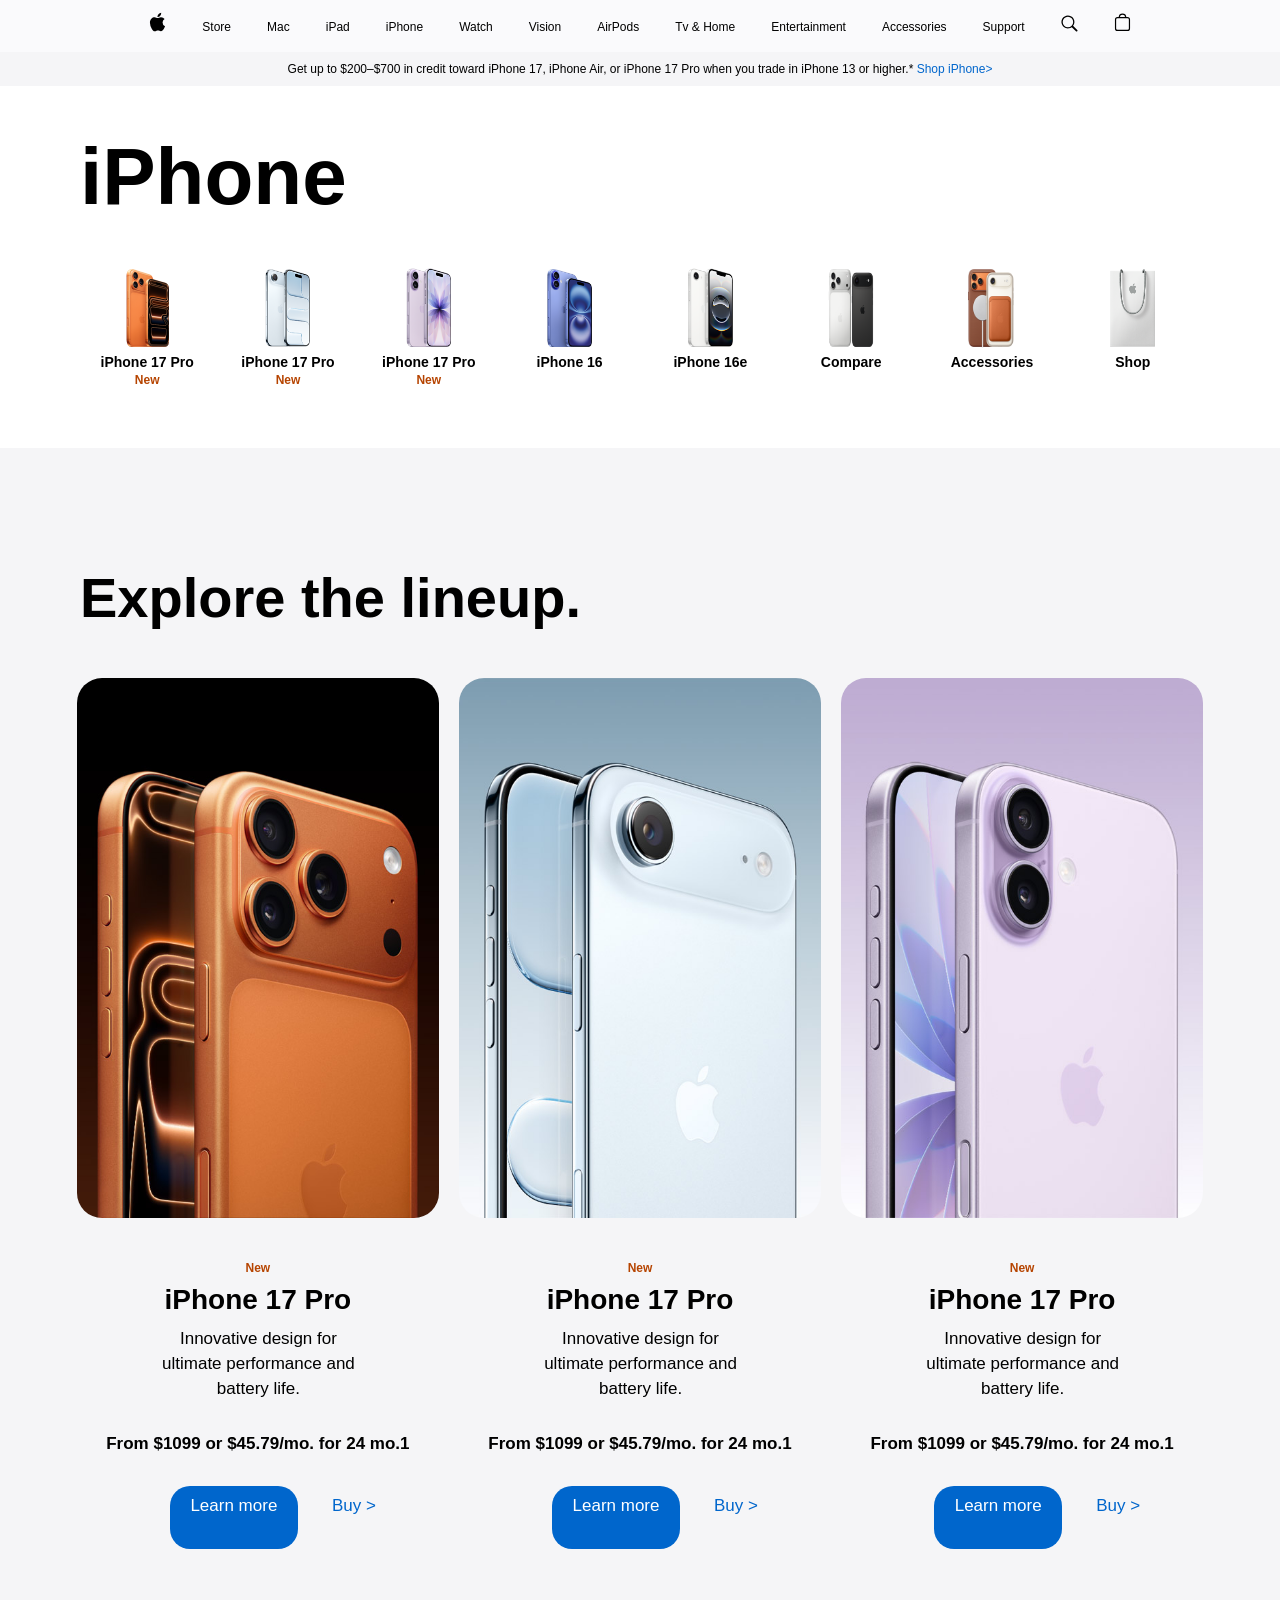
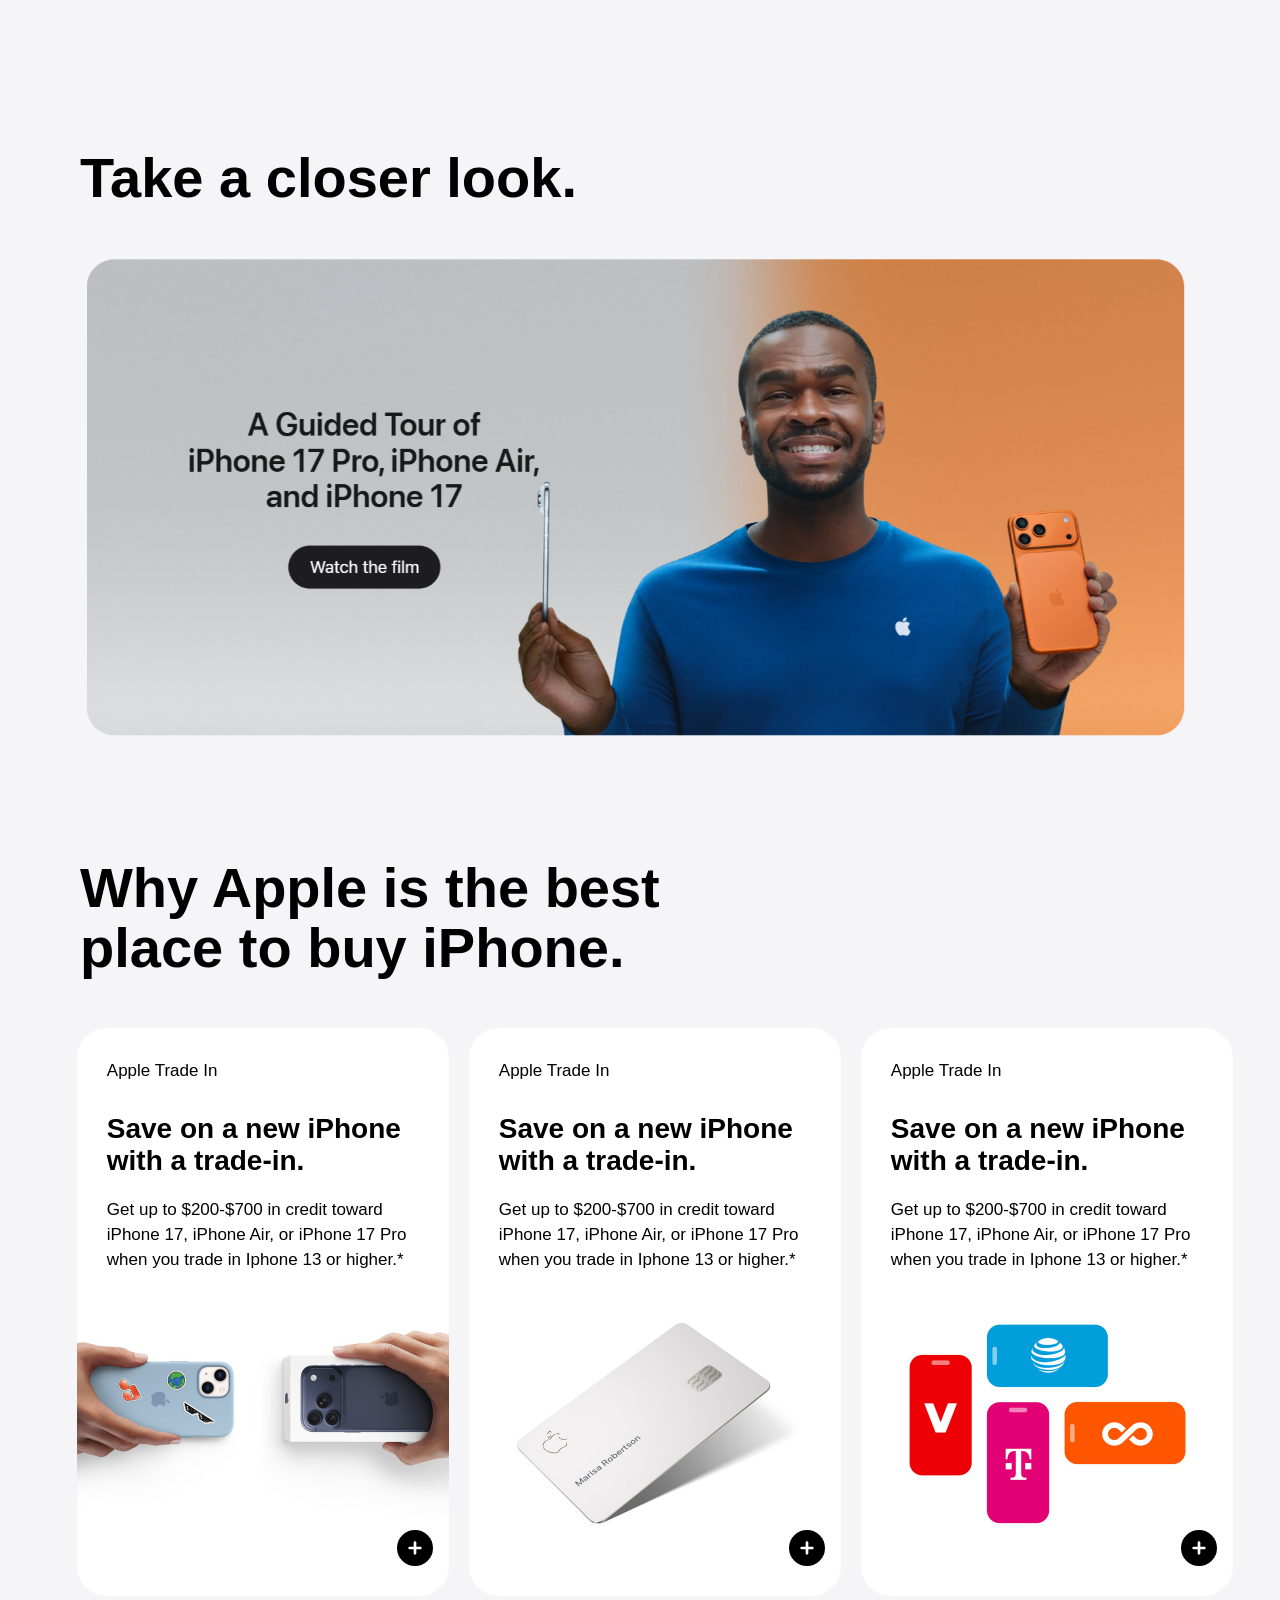
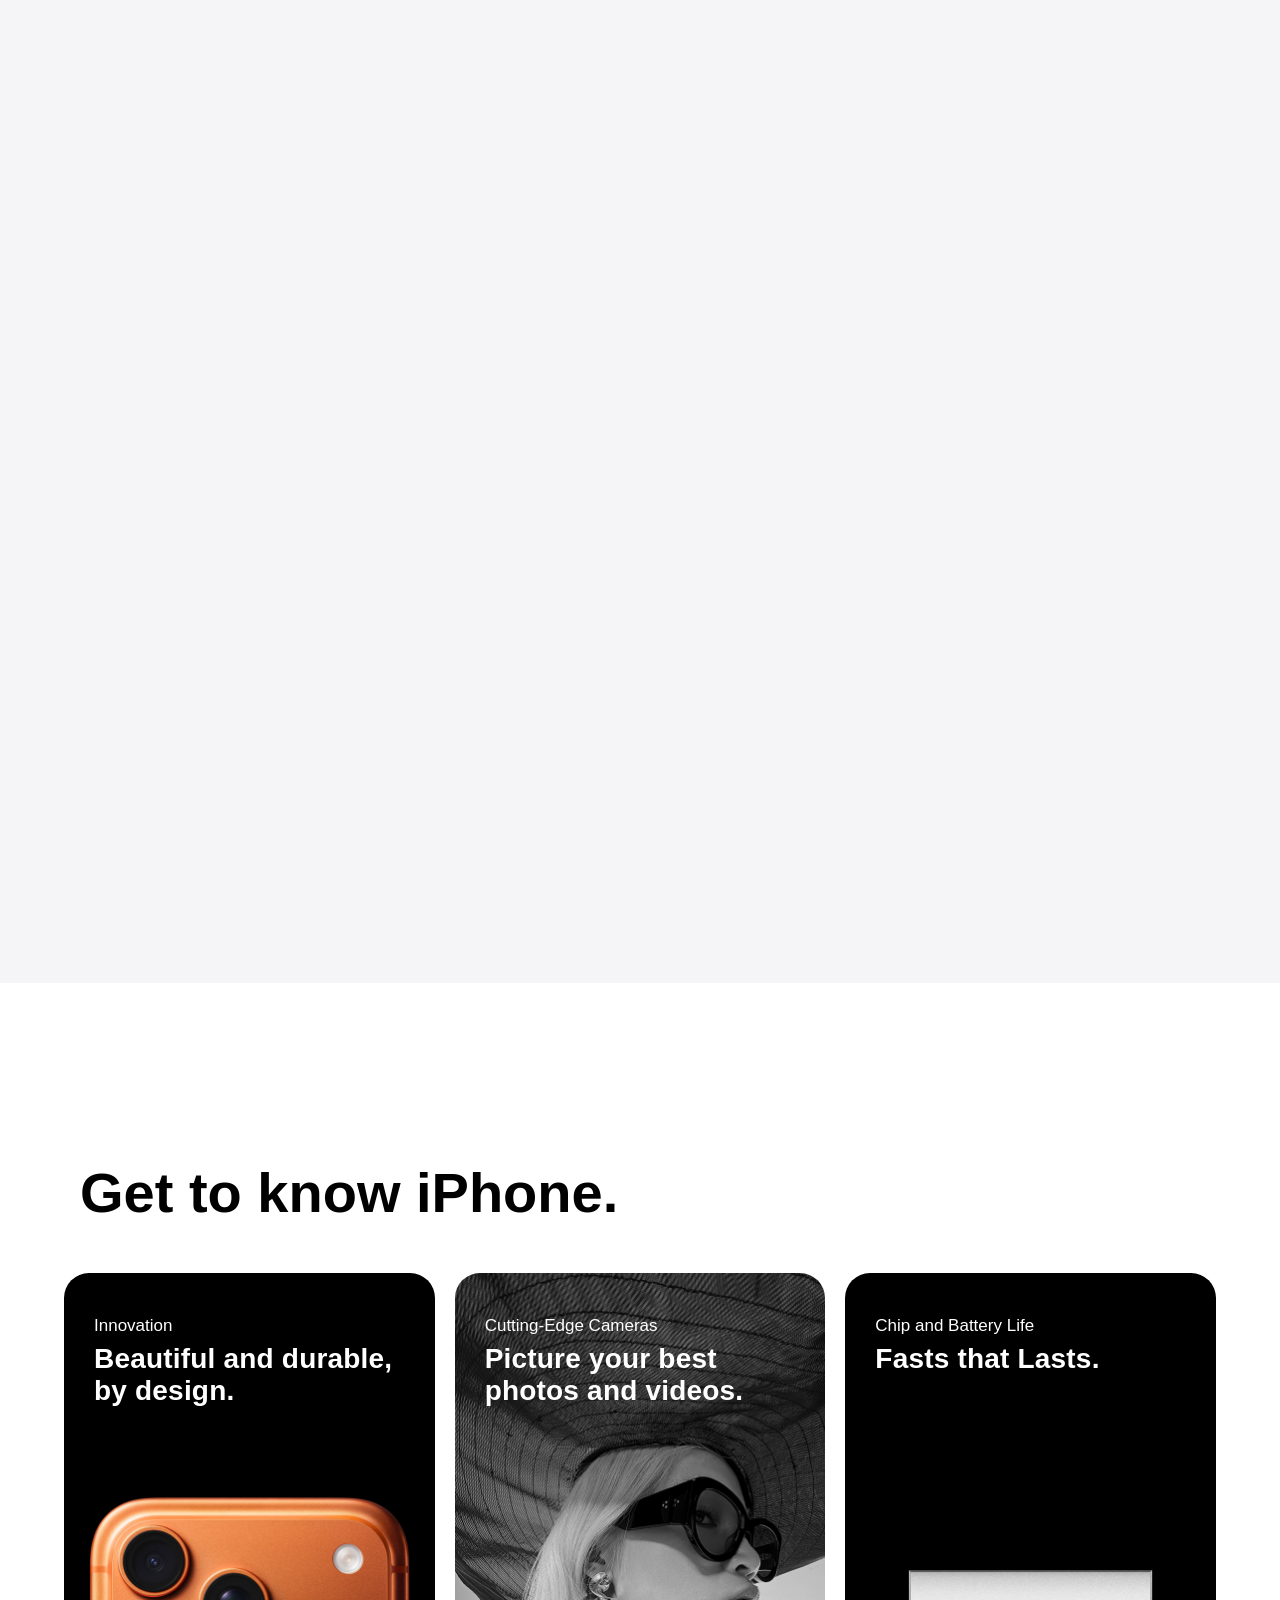
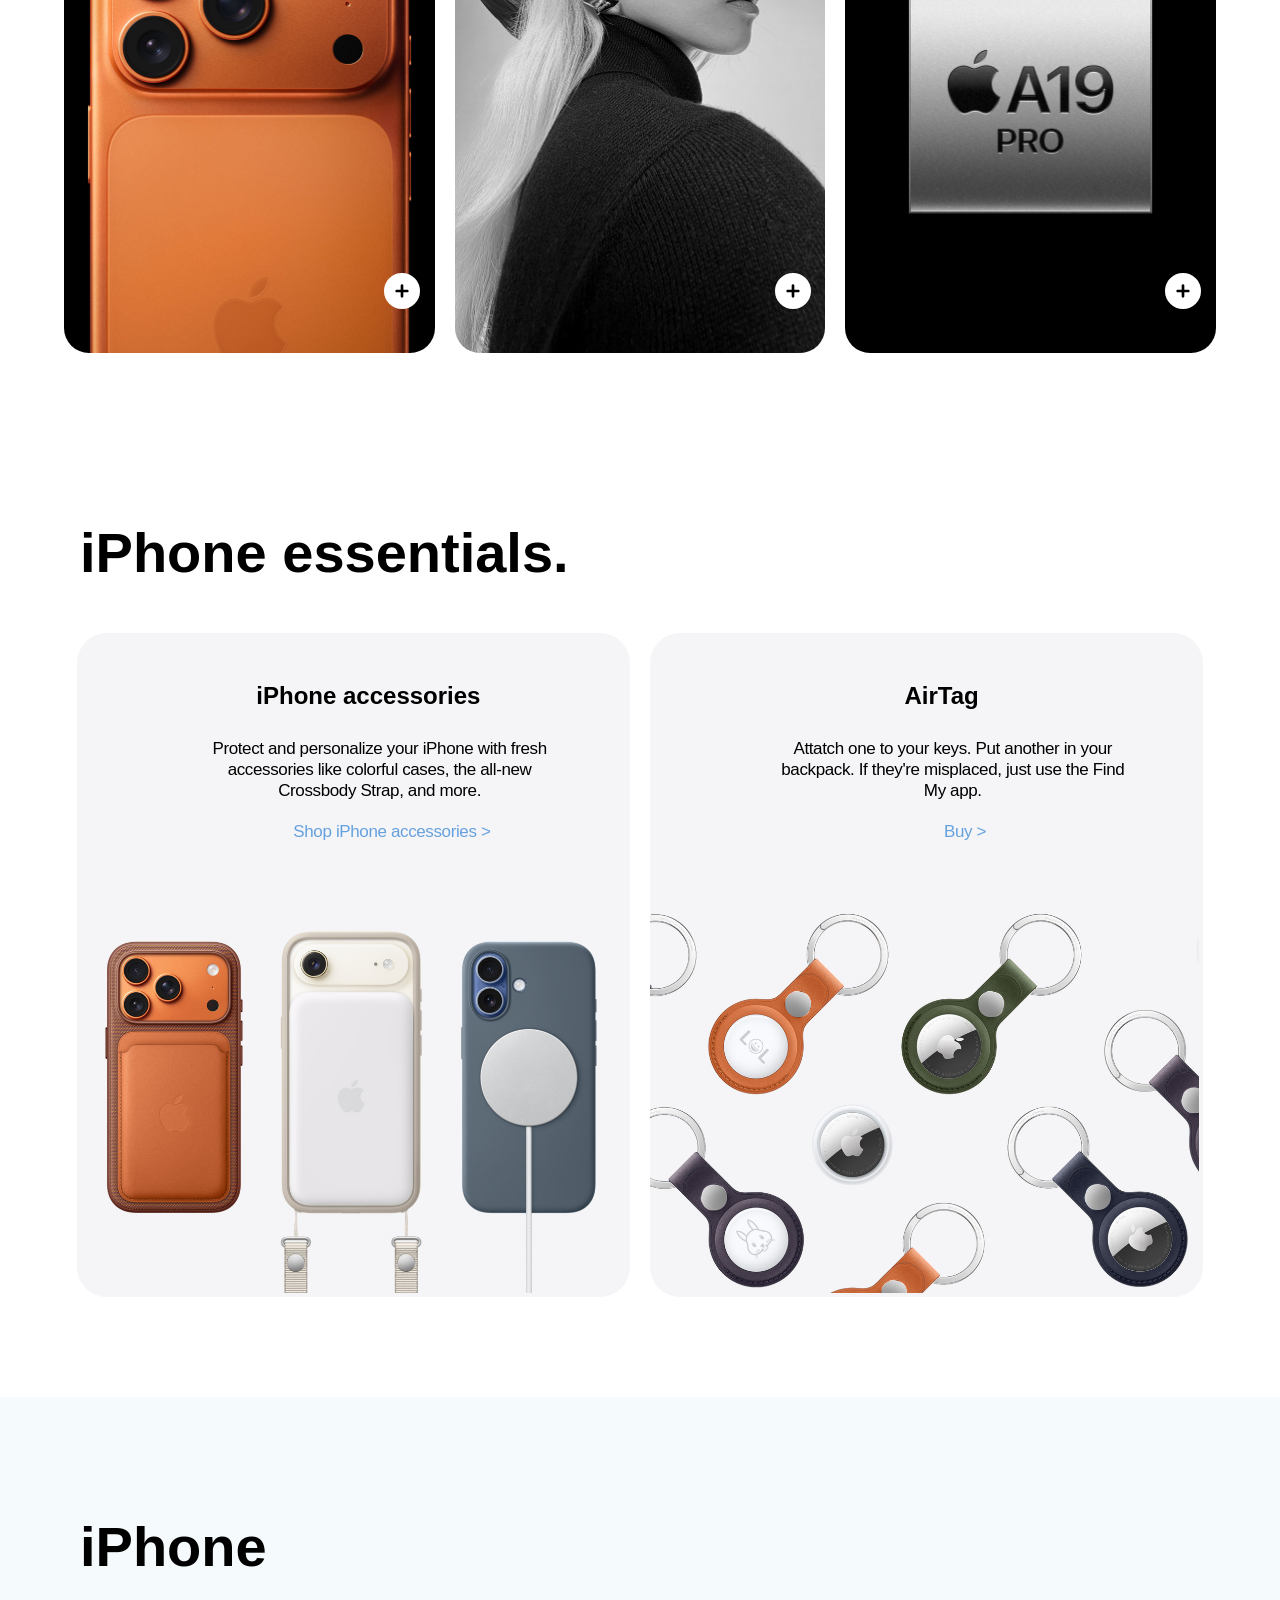
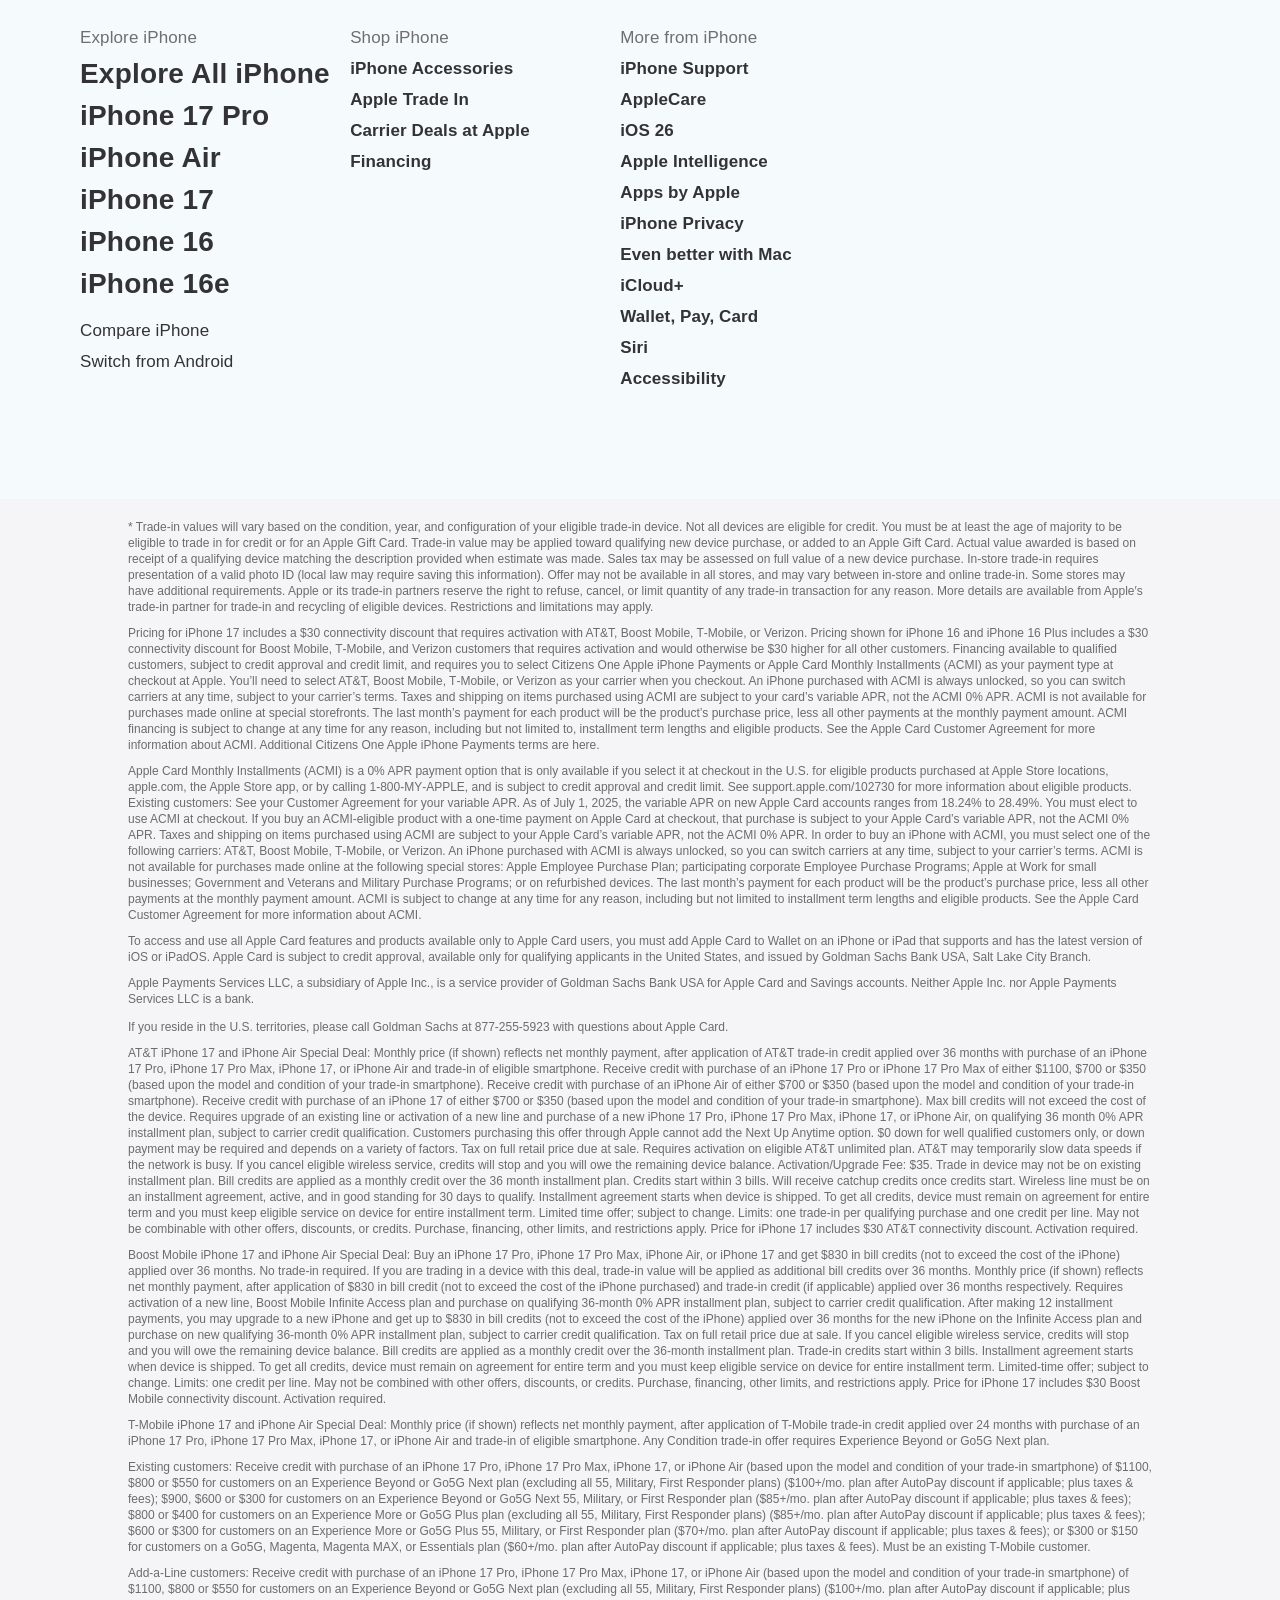
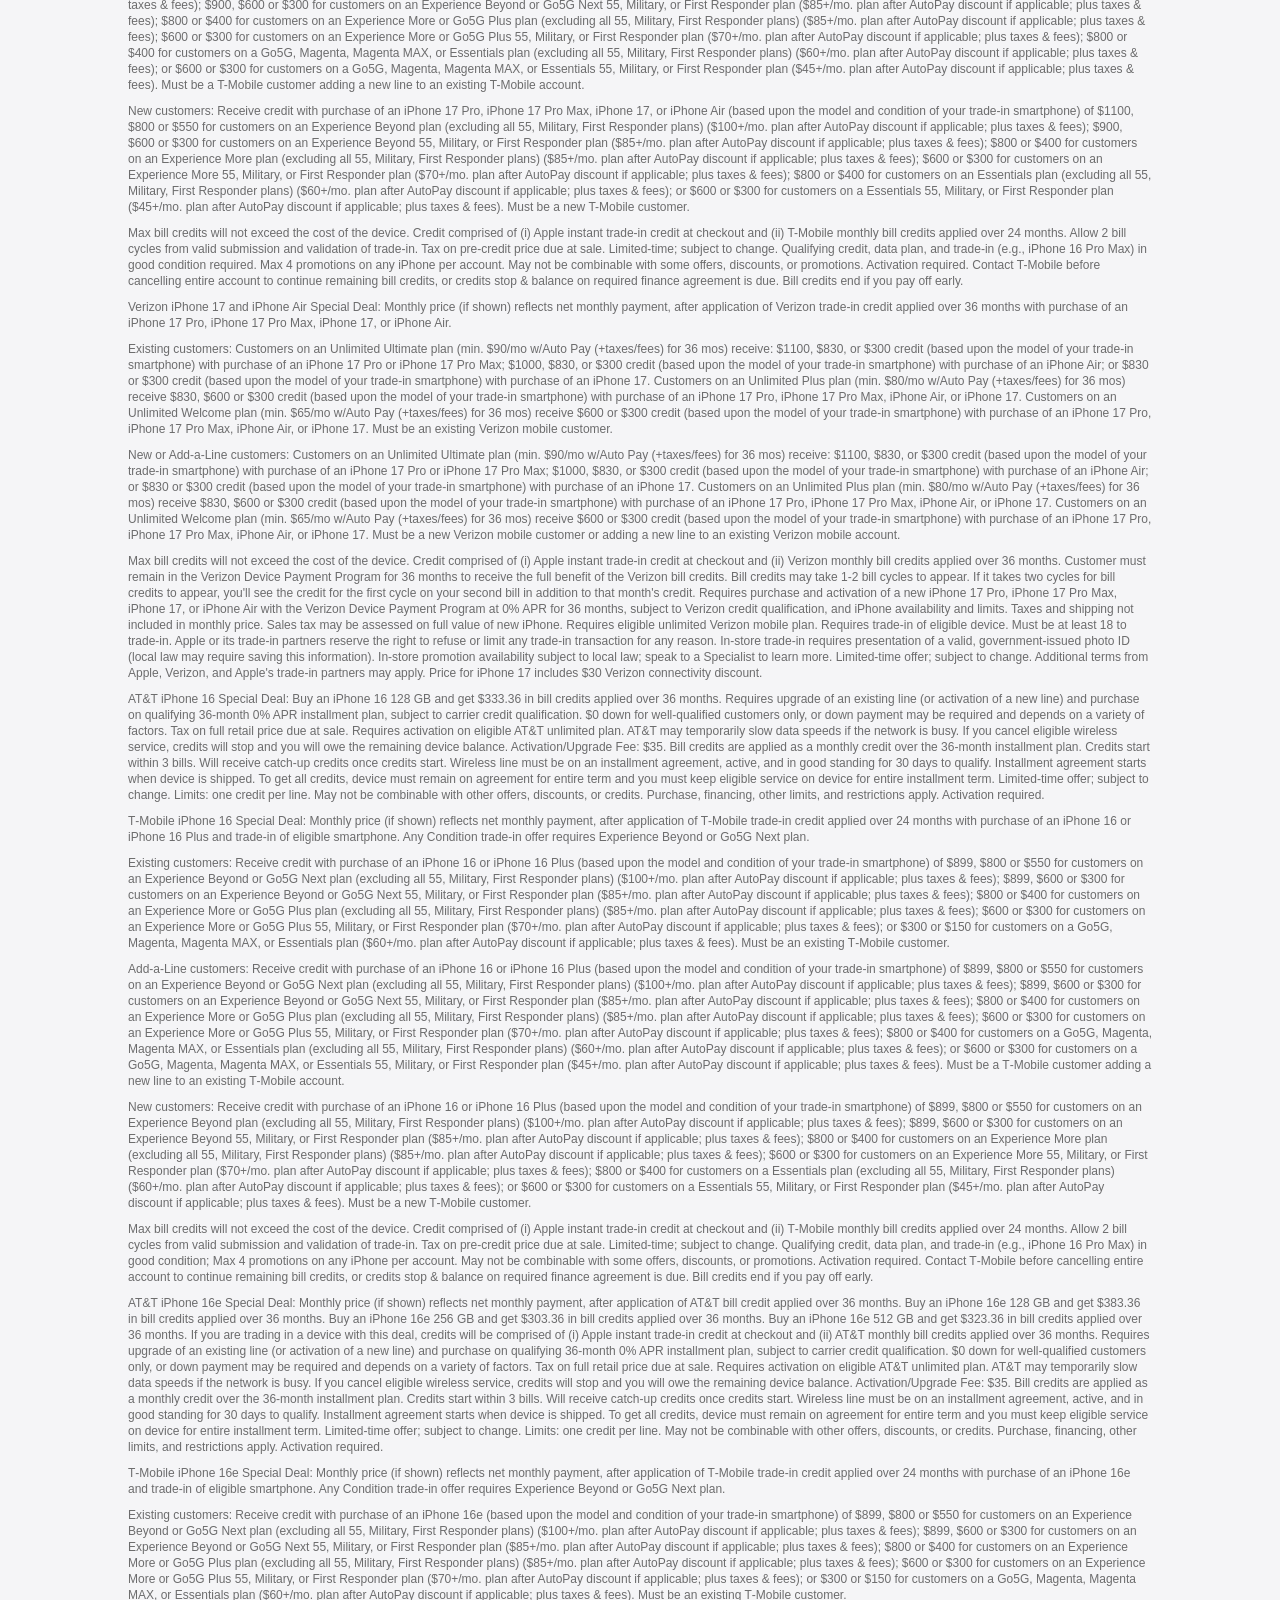
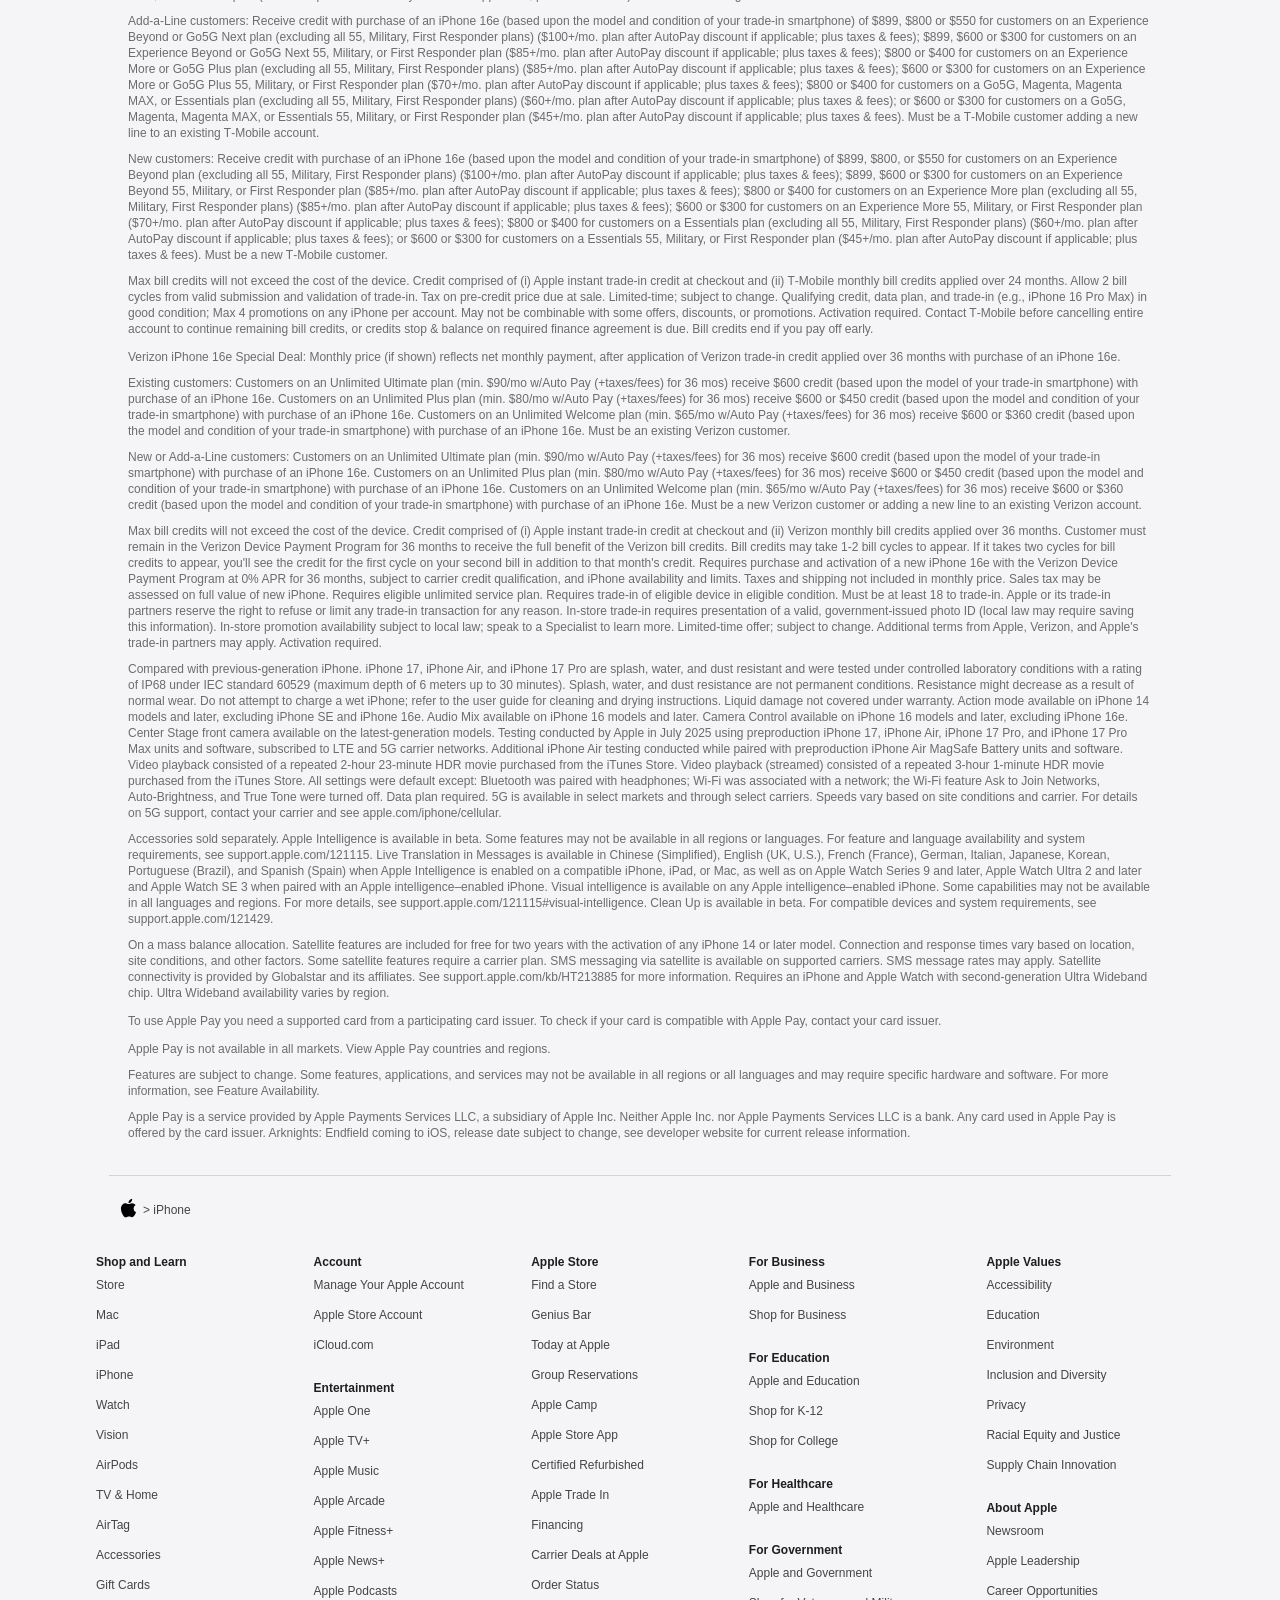
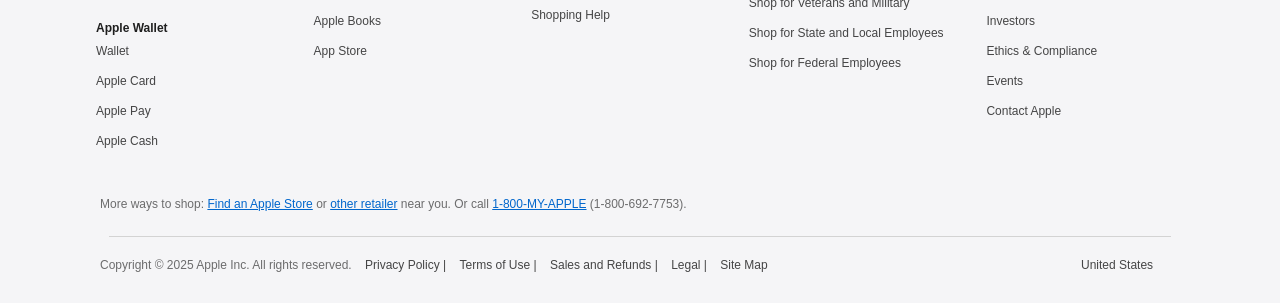
<file: Iphone_website_clone/index.html>
<!DOCTYPE html>
<html lang="en">

<head>
    <meta charset="UTF-8">
    <meta name="viewport" content="width=device-width, initial-scale=1.0">
    <link rel="stylesheet" href="style.css">
    <title>Document</title>
</head>

<body>
    
    <nav>
        <ul>
            <li><a><span class="globalnav-image-compact globalnav-link-image"><svg height="48" viewBox="0 0 17 48"
                            width="17" xmlns="http://www.w3.org/2000/svg">
                            <path
                                d="m15.5752 19.0792a4.2055 4.2055 0 0 0 -2.01 3.5376 4.0931 4.0931 0 0 0 2.4908 3.7542 9.7779 9.7779 0 0 1 -1.2755 2.6351c-.7941 1.1431-1.6244 2.2862-2.8878 2.2862s-1.5883-.734-3.0443-.734c-1.42 0-1.9252.7581-3.08.7581s-1.9611-1.0589-2.8876-2.3584a11.3987 11.3987 0 0 1 -1.9373-6.1487c0-3.61 2.3464-5.523 4.6566-5.523 1.2274 0 2.25.8062 3.02.8062.734 0 1.8771-.8543 3.2729-.8543a4.3778 4.3778 0 0 1 3.6822 1.841zm-6.8586-2.0456a1.3865 1.3865 0 0 1 -.2527-.024 1.6557 1.6557 0 0 1 -.0361-.337 4.0341 4.0341 0 0 1 1.0228-2.5148 4.1571 4.1571 0 0 1 2.7314-1.4078 1.7815 1.7815 0 0 1 .0361.373 4.1487 4.1487 0 0 1 -.9867 2.587 3.6039 3.6039 0 0 1 -2.5148 1.3236z">
                            </path>
                        </svg></a></li>
            <li class="store"><a href="">Store</a>
                <div class="dropdownbox" id="store-menu">
                    <div class="inner">
                        <div class="c1">
                            <ul>
                                <li
                                    style="font-size: 12px;line-height: 16px;color: rgb(110, 110, 115);cursor: default;">
                                    Shop</li>
                                <li>Shop the Latest</li>
                                <li>Mac</li>
                                <li>iPad</li>
                                <li>iPhone</li>
                                <li>Apple Watch</li>
                                <li>Apple Vision Pro</li>
                                <li>AirPods</li>
                                <li>Accessories</li>
                            </ul>
                        </div>
                        <div class="c2">
                            <ul>
                                <li
                                    style="font-size: 12px;line-height: 16px;color: rgb(110, 110, 115);cursor: default;">
                                    Quick Links</li>
                                <li>Find a Store</li>
                                <li>Order Status</li>
                                <li>Apple Trade In</li>
                                <li>Financing</li>
                                <li>Personal Setup</li>
                            </ul>
                        </div>
                        <div class="c3">
                            <ul>
                                <li
                                    style="font-size: 12px;line-height: 16px;color: rgb(110, 110, 115);cursor: default;">
                                    Shop Special Stores</li>
                                <li>Certified Refurbished</li>
                                <li>Education</li>
                                <li>Business</li>
                                <li>Veterans and Military</li>
                                <li>Government</li>
                            </ul>
                        </div>
                    </div>
                    <div class="blur"></div>
                </div>
            </li>
            <li class="store"><a href="">Mac</a>
                <div class="dropdownbox" id="store-menu">
                    <div class="inner">
                        <div class="c1">
                            <ul>
                                <li
                                    style="font-size: 12px;line-height: 16px;color: rgb(110, 110, 115);cursor: default;">
                                    Shop</li>
                                <li>Shop the Latest</li>
                                <li>Mac</li>
                                <li>iPad</li>
                                <li>iPhone</li>
                                <li>Apple Watch</li>
                                <li>Apple Vision Pro</li>
                                <li>AirPods</li>
                                <li>Accessories</li>
                            </ul>
                        </div>
                        <div class="c2">
                            <ul>
                                <li
                                    style="font-size: 12px;line-height: 16px;color: rgb(110, 110, 115);cursor: default;">
                                    Quick Links</li>
                                <li>Find a Store</li>
                                <li>Order Status</li>
                                <li>Apple Trade In</li>
                                <li>Financing</li>
                                <li>Personal Setup</li>
                            </ul>
                        </div>
                        <div class="c3">
                            <ul>
                                <li
                                    style="font-size: 12px;line-height: 16px;color: rgb(110, 110, 115);cursor: default;">
                                    Shop Special Stores</li>
                                <li>Certified Refurbished</li>
                                <li>Education</li>
                                <li>Business</li>
                                <li>Veterans and Military</li>
                                <li>Government</li>
                            </ul>
                        </div>
                    </div>
                    <div class="blur"></div>
                </div>
            </li>
            <li class="store"><a href="">iPad</a>
                <div class="dropdownbox" id="store-menu">
                    <div class="inner">
                        <div class="c1">
                            <ul>
                                <li style="font-size: 12px;line-height: 16px;color: rgb(110, 110, 115);">Shop</li>
                                <li>Shop the Latest</li>
                                <li>Mac</li>
                                <li>iPad</li>
                                <li>iPhone</li>
                                <li>Apple Watch</li>
                                <li>Apple Vision Pro</li>
                                <li>AirPods</li>
                                <li>Accessories</li>
                            </ul>
                        </div>
                        <div class="c2">
                            <ul>
                                <li
                                    style="font-size: 12px;line-height: 16px;color: rgb(110, 110, 115);cursor: default;">
                                    Quick Links</li>
                                <li>Find a Store</li>
                                <li>Order Status</li>
                                <li>Apple Trade In</li>
                                <li>Financing</li>
                                <li>Personal Setup</li>
                            </ul>
                        </div>
                        <div class="c3">
                            <ul>
                                <li
                                    style="font-size: 12px;line-height: 16px;color: rgb(110, 110, 115);cursor: default;">
                                    Shop Special Stores</li>
                                <li>Certified Refurbished</li>
                                <li>Education</li>
                                <li>Business</li>
                                <li>Veterans and Military</li>
                                <li>Government</li>
                            </ul>
                        </div>
                    </div>
                    <div class="blur"></div>
                </div>
            </li>
            <li class="store"><a href="">iPhone</a>
                <div class="dropdownbox" id="store-menu">
                    <div class="inner">
                        <div class="c1">
                            <ul>
                                <li
                                    style="font-size: 12px;line-height: 16px;color: rgb(110, 110, 115);cursor: default;">
                                    Shop</li>
                                <li>Shop the Latest</li>
                                <li>Mac</li>
                                <li>iPad</li>
                                <li>iPhone</li>
                                <li>Apple Watch</li>
                                <li>Apple Vision Pro</li>
                                <li>AirPods</li>
                                <li>Accessories</li>
                            </ul>
                        </div>
                        <div class="c2">
                            <ul>
                                <li
                                    style="font-size: 12px;line-height: 16px;color: rgb(110, 110, 115);cursor: default;">
                                    Quick Links</li>
                                <li>Find a Store</li>
                                <li>Order Status</li>
                                <li>Apple Trade In</li>
                                <li>Financing</li>
                                <li>Personal Setup</li>
                            </ul>
                        </div>
                        <div class="c3">
                            <ul>
                                <li
                                    style="font-size: 12px;line-height: 16px;color: rgb(110, 110, 115);cursor: default;">
                                    Shop Special Stores</li>
                                <li>Certified Refurbished</li>
                                <li>Education</li>
                                <li>Business</li>
                                <li>Veterans and Military</li>
                                <li>Government</li>
                            </ul>
                        </div>
                    </div>
                    <div class="blur"></div>
                </div>
            </li>
            <li class="store"><a href="">Watch</a>
                <div class="dropdownbox" id="store-menu">
                    <div class="inner">
                        <div class="c1">
                            <ul>
                                <li
                                    style="font-size: 12px;line-height: 16px;color: rgb(110, 110, 115);cursor: default;">
                                    Shop</li>
                                <li>Shop the Latest</li>
                                <li>Mac</li>
                                <li>iPad</li>
                                <li>iPhone</li>
                                <li>Apple Watch</li>
                                <li>Apple Vision Pro</li>
                                <li>AirPods</li>
                                <li>Accessories</li>
                            </ul>
                        </div>
                        <div class="c2">
                            <ul>
                                <li
                                    style="font-size: 12px;line-height: 16px;color: rgb(110, 110, 115);cursor: default;">
                                    Quick Links</li>
                                <li>Find a Store</li>
                                <li>Order Status</li>
                                <li>Apple Trade In</li>
                                <li>Financing</li>
                                <li>Personal Setup</li>
                            </ul>
                        </div>
                        <div class="c3">
                            <ul>
                                <li
                                    style="font-size: 12px;line-height: 16px;color: rgb(110, 110, 115);cursor: default;">
                                    Shop Special Stores</li>
                                <li>Certified Refurbished</li>
                                <li>Education</li>
                                <li>Business</li>
                                <li>Veterans and Military</li>
                                <li>Government</li>
                            </ul>
                        </div>
                    </div>
                    <div class="blur"></div>
                </div>
            </li>
            <li class="store"><a href="">Vision</a>
                <div class="dropdownbox" id="store-menu">
                    <div class="inner">
                        <div class="c1">
                            <ul>
                                <li
                                    style="font-size: 12px;line-height: 16px;color: rgb(110, 110, 115);cursor: default;">
                                    Shop</li>
                                <li>Shop the Latest</li>
                                <li>Mac</li>
                                <li>iPad</li>
                                <li>iPhone</li>
                                <li>Apple Watch</li>
                                <li>Apple Vision Pro</li>
                                <li>AirPods</li>
                                <li>Accessories</li>
                            </ul>
                        </div>
                        <div class="c2">
                            <ul>
                                <li
                                    style="font-size: 12px;line-height: 16px;color: rgb(110, 110, 115);cursor: default;">
                                    Quick Links</li>
                                <li>Find a Store</li>
                                <li>Order Status</li>
                                <li>Apple Trade In</li>
                                <li>Financing</li>
                                <li>Personal Setup</li>
                            </ul>
                        </div>
                        <div class="c3">
                            <ul>
                                <li
                                    style="font-size: 12px;line-height: 16px;color: rgb(110, 110, 115);cursor: default;">
                                    Shop Special Stores</li>
                                <li>Certified Refurbished</li>
                                <li>Education</li>
                                <li>Business</li>
                                <li>Veterans and Military</li>
                                <li>Government</li>
                            </ul>
                        </div>
                    </div>
                    <div class="blur"></div>
                </div>
            </li>
            <li class="store"><a href="">AirPods</a>
                <div class="dropdownbox" id="store-menu">
                    <div class="inner">
                        <div class="c1">
                            <ul>
                                <li
                                    style="font-size: 12px;line-height: 16px;color: rgb(110, 110, 115);cursor: default;">
                                    Shop</li>
                                <li>Shop the Latest</li>
                                <li>Mac</li>
                                <li>iPad</li>
                                <li>iPhone</li>
                                <li>Apple Watch</li>
                                <li>Apple Vision Pro</li>
                                <li>AirPods</li>
                                <li>Accessories</li>
                            </ul>
                        </div>
                        <div class="c2">
                            <ul>
                                <li
                                    style="font-size: 12px;line-height: 16px;color: rgb(110, 110, 115);cursor: default;">
                                    Quick Links</li>
                                <li>Find a Store</li>
                                <li>Order Status</li>
                                <li>Apple Trade In</li>
                                <li>Financing</li>
                                <li>Personal Setup</li>
                            </ul>
                        </div>
                        <div class="c3">
                            <ul>
                                <li
                                    style="font-size: 12px;line-height: 16px;color: rgb(110, 110, 115);cursor: default;">
                                    Shop Special Stores</li>
                                <li>Certified Refurbished</li>
                                <li>Education</li>
                                <li>Business</li>
                                <li>Veterans and Military</li>
                                <li>Government</li>
                            </ul>
                        </div>
                    </div>
                    <div class="blur"></div>
                </div>
            </li>
            <li class="store"><a href="">Tv & Home</a>
                <div class="dropdownbox" id="store-menu">
                    <div class="inner">
                        <div class="c1">
                            <ul>
                                <li
                                    style="font-size: 12px;line-height: 16px;color: rgb(110, 110, 115);cursor: default;">
                                    Shop</li>
                                <li>Shop the Latest</li>
                                <li>Mac</li>
                                <li>iPad</li>
                                <li>iPhone</li>
                                <li>Apple Watch</li>
                                <li>Apple Vision Pro</li>
                                <li>AirPods</li>
                                <li>Accessories</li>
                            </ul>
                        </div>
                        <div class="c2">
                            <ul>
                                <li
                                    style="font-size: 12px;line-height: 16px;color: rgb(110, 110, 115);cursor: default;">
                                    Quick Links</li>
                                <li>Find a Store</li>
                                <li>Order Status</li>
                                <li>Apple Trade In</li>
                                <li>Financing</li>
                                <li>Personal Setup</li>
                            </ul>
                        </div>
                        <div class="c3">
                            <ul>
                                <li
                                    style="font-size: 12px;line-height: 16px;color: rgb(110, 110, 115);cursor: default;">
                                    Shop Special Stores</li>
                                <li>Certified Refurbished</li>
                                <li>Education</li>
                                <li>Business</li>
                                <li>Veterans and Military</li>
                                <li>Government</li>
                            </ul>
                        </div>
                    </div>
                    <div class="blur"></div>
                </div>
            </li>
            <li class="store"><a href="">Entertainment</a>
                <div class="dropdownbox" id="store-menu">
                    <div class="inner">
                        <div class="c1">
                            <ul>
                                <li
                                    style="font-size: 12px;line-height: 16px;color: rgb(110, 110, 115);cursor: default;">
                                    Shop</li>
                                <li>Shop the Latest</li>
                                <li>Mac</li>
                                <li>iPad</li>
                                <li>iPhone</li>
                                <li>Apple Watch</li>
                                <li>Apple Vision Pro</li>
                                <li>AirPods</li>
                                <li>Accessories</li>
                            </ul>
                        </div>
                        <div class="c2">
                            <ul>
                                <li
                                    style="font-size: 12px;line-height: 16px;color: rgb(110, 110, 115);cursor: default;">
                                    Quick Links</li>
                                <li>Find a Store</li>
                                <li>Order Status</li>
                                <li>Apple Trade In</li>
                                <li>Financing</li>
                                <li>Personal Setup</li>
                            </ul>
                        </div>
                        <div class="c3">
                            <ul>
                                <li
                                    style="font-size: 12px;line-height: 16px;color: rgb(110, 110, 115);cursor: default;">
                                    Shop Special Stores</li>
                                <li>Certified Refurbished</li>
                                <li>Education</li>
                                <li>Business</li>
                                <li>Veterans and Military</li>
                                <li>Government</li>
                            </ul>
                        </div>
                    </div>
                    <div class="blur"></div>
                </div>
            </li>
            <li class="store"><a href="">Accessories</a>
                <div class="dropdownbox" id="store-menu">
                    <div class="inner">
                        <div class="c1">
                            <ul>
                                <li
                                    style="font-size: 12px;line-height: 16px;color: rgb(110, 110, 115);cursor: default;">
                                    Shop</li>
                                <li>Shop the Latest</li>
                                <li>Mac</li>
                                <li>iPad</li>
                                <li>iPhone</li>
                                <li>Apple Watch</li>
                                <li>Apple Vision Pro</li>
                                <li>AirPods</li>
                                <li>Accessories</li>
                            </ul>
                        </div>
                        <div class="c2">
                            <ul>
                                <li
                                    style="font-size: 12px;line-height: 16px;color: rgb(110, 110, 115);cursor: default;">
                                    Quick Links</li>
                                <li>Find a Store</li>
                                <li>Order Status</li>
                                <li>Apple Trade In</li>
                                <li>Financing</li>
                                <li>Personal Setup</li>
                            </ul>
                        </div>
                        <div class="c3">
                            <ul>
                                <li
                                    style="font-size: 12px;line-height: 16px;color: rgb(110, 110, 115);cursor: default;">
                                    Shop Special Stores</li>
                                <li>Certified Refurbished</li>
                                <li>Education</li>
                                <li>Business</li>
                                <li>Veterans and Military</li>
                                <li>Government</li>
                            </ul>
                        </div>
                    </div>
                    <div class="blur"></div>
                </div>
            </li>
            <li class="store"><a href="">Support</a>
                <div class="dropdownbox" id="store-menu">
                    <div class="inner">
                        <div class="c1">
                            <ul>
                                <li
                                    style="font-size: 12px;line-height: 16px;color: rgb(110, 110, 115);cursor: default;">
                                    Shop</li>
                                <li>Shop the Latest</li>
                                <li>Mac</li>
                                <li>iPad</li>
                                <li>iPhone</li>
                                <li>Apple Watch</li>
                                <li>Apple Vision Pro</li>
                                <li>AirPods</li>
                                <li>Accessories</li>
                            </ul>
                        </div>
                        <div class="c2">
                            <ul>
                                <li
                                    style="font-size: 12px;line-height: 16px;color: rgb(110, 110, 115);cursor: default;">
                                    Quick Links</li>
                                <li>Find a Store</li>
                                <li>Order Status</li>
                                <li>Apple Trade In</li>
                                <li>Financing</li>
                                <li>Personal Setup</li>
                            </ul>
                        </div>
                        <div class="c3">
                            <ul>
                                <li
                                    style="font-size: 12px;line-height: 16px;color: rgb(110, 110, 115);cursor: default;">
                                    Shop Special Stores</li>
                                <li>Certified Refurbished</li>
                                <li>Education</li>
                                <li>Business</li>
                                <li>Veterans and Military</li>
                                <li>Government</li>
                            </ul>
                        </div>
                    </div>
                    <div class="blur"></div>
                </div>
            </li>
            <li><a role="button" id="globalnav-menubutton-link-search" href="/us/search"
                    data-topnav-flyout-trigger-regular="true" data-topnav-flyout-trigger-compact="true"
                    aria-label="Search apple.com" data-analytics-title="open - search field"
                    class="globalnav-link globalnav-link-search"><span class="globalnav-image-compact"><svg height="48"
                            viewBox="0 0 17 48" width="17" xmlns="http://www.w3.org/2000/svg">
                            <path
                                d="m16.2294 29.9556-4.1755-4.0821a6.4711 6.4711 0 1 0 -1.2839 1.2625l4.2005 4.1066a.9.9 0 1 0 1.2588-1.287zm-14.5294-8.0017a5.2455 5.2455 0 1 1 5.2455 5.2527 5.2549 5.2549 0 0 1 -5.2455-5.2527z">
                            </path>
                        </svg></span></a></li>
            <li><a role="button" id="globalnav-menubutton-link-bag" href="/us/shop/goto/bag" aria-label="Shopping Bag"
                    data-globalnav-item-name="bag" data-topnav-flyout-trigger-regular="true"
                    data-topnav-flyout-trigger-compact="true" data-analytics-title="open - bag"
                    class="globalnav-link globalnav-link-bag"><span class="globalnav-image-compact"><svg height="48"
                            viewBox="0 0 17 48" width="17" xmlns="http://www.w3.org/2000/svg">
                            <path
                                d="m13.4575 16.9268h-1.1353a3.8394 3.8394 0 0 0 -7.6444 0h-1.1353a2.6032 2.6032 0 0 0 -2.6 2.6v8.9232a2.6032 2.6032 0 0 0 2.6 2.6h9.915a2.6032 2.6032 0 0 0 2.6-2.6v-8.9231a2.6032 2.6032 0 0 0 -2.6-2.6001zm-4.9575-2.2768a2.658 2.658 0 0 1 2.6221 2.2764h-5.2442a2.658 2.658 0 0 1 2.6221-2.2764zm6.3574 13.8a1.4014 1.4014 0 0 1 -1.4 1.4h-9.9149a1.4014 1.4014 0 0 1 -1.4-1.4v-8.9231a1.4014 1.4014 0 0 1 1.4-1.4h9.915a1.4014 1.4014 0 0 1 1.4 1.4z">
                            </path>
                        </svg></span></a></li>
        </ul>

    </nav>

    <div class="credit">Get up to $200–$700 in credit toward iPhone 17, iPhone Air, or iPhone 17 Pro when you trade in
        iPhone 13 or higher.* <a href=""> Shop iPhone></a></div>

    <h1 class="iphone">iPhone</h1>
    <div class="iphoneimg">
        <div class="pic">
            <img src="Images/nav_iphone_17pro__d60uog2c064i_large_2x.png" alt="">
            <p class="p1">iPhone 17 Pro</p>
            <p class="p2">New</p>
        </div>
        <div class="pic">
            <img src="Images/nav_iphone_air__bbj6j2c39efm_large_2x.png" alt="">
            <p class="p1">iPhone 17 Pro</p>
            <p class="p2">New</p>
        </div>
        <div class="pic">
            <img src="Images/nav_iphone_17__ffxyxejeezqm_large_2x.png" alt="">
            <p class="p1">iPhone 17 Pro</p>
            <p class="p2">New</p>
        </div>
        <div class="pic">
            <img src="Images/nav_iphone_16__kcscr25z9num_large_2x.png" alt="">
            <p class="p1">iPhone 16</p>
            <p class="p2"> </p>
        </div>
        <div class="pic">
            <img src="Images/nav_iphone_16e__3qxl86zrk0yq_large_2x.png" alt="">
            <p class="p1">iPhone 16e</p>

        </div>
        <div class="pic"><img src="Images/nav_compare__fka067e4fgq6_large_2x.png" alt="">
            <p class="p1">Compare</p>
        </div>
        <div class="pic"><img src="Images/nav_accessories__e5zgfl9e0vwy_large_2x.png" alt="">
            <p class="p1">Accessories</p>
        </div>
        <div class="pic"><img src="Images/nav_shop__ehl4csfdphg2_large_2x.png" alt="">
            <p class="p1">Shop</p>

        </div>
    </div>
    <div class="models">
        <h1 class="lineup">Explore the lineup.</h1>
        <div class="lineupgrid">
            <div class="m">
                <img src="Images/iphone_17pro__0s6piftg70ym_large_2x.jpg" alt="">
                <p class="mp2">New</p>
                <p class="mp1">iPhone 17 Pro</p>
                <p class="mp3">Innovative design for ultimate
                    performance and battery life.</p>
                <p class="mp4">From $1099 or $45.79/mo. for 24 mo.1</p>
                <p class="mp5">Learn more</p>
                <a class="mp6" href="">Buy ></a>
            </div>
            <div class="m">
                <img src="Images/iphone_air__f0t56fef3oey_large_2x.jpg" alt="">
                <p class="mp2">New</p>
                <p class="mp1">iPhone 17 Pro</p>
                <p class="mp3">Innovative design for ultimate
                    performance and battery life.</p>
                <p class="mp4">From $1099 or $45.79/mo. for 24 mo.1</p>
                <p class="mp5">Learn more</p>
                <a class="mp6" href="">Buy ></a>
            </div>
            <div class="m">
                <img src="Images/iphone_17__ck7zzemcw37m_large_2x.jpg" alt="">
                <p class="mp2">New</p>
                <p class="mp1">iPhone 17 Pro</p>
                <p class="mp3">Innovative design for ultimate
                    performance and battery life.</p>
                <p class="mp4">From $1099 or $45.79/mo. for 24 mo.1</p>
                <p class="mp5">Learn more</p>
                <a class="mp6" href="">Buy ></a>
            </div>
        </div>
        <h1 class="lineup">Take a closer look.</h1>
        <a class="closer" href="">
            <img src="Images/iphone 17 pro.png" alt="">
        </a>
        <h1 class="lineup">Why Apple is the best place to buy iPhone.</h1>

        <div class="tradegrid">
            <div class="trade">

                <p class="t1">Apple Trade In</p>
                <p class="t2">Save on a new iPhone with a trade-in.</p>
                <p class="t3">Get up to $200-$700 in credit toward iPhone 17, iPhone Air, or iPhone 17 Pro when you
                    trade in Iphone 13 or higher.*</p>
                <img src="Images/trade_in__ef3j1nhcyz6u_large_2x.jpg" alt="">
                <p class="button">
                    <svg class="icon-control icon-control-plus tile-icon" xmlns="http://www.w3.org/2000/svg"
                        viewBox="0 0 36 36">
                        <path fill="white"
                            d="m24 16.5h-4.5v-4.5c0-.8286-.6719-1.5-1.5-1.5s-1.5.6714-1.5 1.5v4.5h-4.5c-.8281 0-1.5.6714-1.5 1.5s.6719 1.5 1.5 1.5h4.5v4.5c0 .8286.6719 1.5 1.5 1.5s1.5-.6714 1.5-1.5v-4.5h4.5c.8281 0 1.5-.6714 1.5-1.5s-.6719-1.5-1.5-1.5z">
                        </path>
                    </svg>
                </p>
            </div>
            <div class="trade">

                <p class="t1">Apple Trade In</p>
                <p class="t2">Save on a new iPhone with a trade-in.</p>
                <p class="t3">Get up to $200-$700 in credit toward iPhone 17, iPhone Air, or iPhone 17 Pro when you
                    trade in Iphone 13 or higher.*</p>
                <img src="Images/buy__dceotx8k6b0i_large_2x.jpg" alt="">
                <p class="button">
                    <svg class="icon-control icon-control-plus tile-icon" xmlns="http://www.w3.org/2000/svg"
                        viewBox="0 0 36 36">
                        <path fill="white"
                            d="m24 16.5h-4.5v-4.5c0-.8286-.6719-1.5-1.5-1.5s-1.5.6714-1.5 1.5v4.5h-4.5c-.8281 0-1.5.6714-1.5 1.5s.6719 1.5 1.5 1.5h4.5v4.5c0 .8286.6719 1.5 1.5 1.5s1.5-.6714 1.5-1.5v-4.5h4.5c.8281 0 1.5-.6714 1.5-1.5s-.6719-1.5-1.5-1.5z">
                        </path>
                    </svg>
                </p>
            </div>
            <div class="trade">

                <p class="t1">Apple Trade In</p>
                <p class="t2">Save on a new iPhone with a trade-in.</p>
                <p class="t3">Get up to $200-$700 in credit toward iPhone 17, iPhone Air, or iPhone 17 Pro when you
                    trade in Iphone 13 or higher.*</p>
                <img src="Images/carrier__f3qbd6zpt662_large_2x.jpg" alt="">
                <p class="button">
                    <svg class="icon-control icon-control-plus tile-icon" xmlns="http://www.w3.org/2000/svg"
                        viewBox="0 0 36 36">
                        <path fill="white"
                            d="m24 16.5h-4.5v-4.5c0-.8286-.6719-1.5-1.5-1.5s-1.5.6714-1.5 1.5v4.5h-4.5c-.8281 0-1.5.6714-1.5 1.5s.6719 1.5 1.5 1.5h4.5v4.5c0 .8286.6719 1.5 1.5 1.5s1.5-.6714 1.5-1.5v-4.5h4.5c.8281 0 1.5-.6714 1.5-1.5s-.6719-1.5-1.5-1.5z">
                        </path>
                    </svg>
                </p>
            </div>
        </div>
    </div>
    <h1 class="lineup">Get to know iPhone.</h1>
    <div class="know">
        <div class="k">
            <img src="Images/innovation__ce13717o3vhy_large_2x.jpg" alt="">
            <p class="kp1">Innovation</p>
            <p class="kp2">Beautiful and durable, by design.</p>
            <p class="button2">
                <svg class="icon-control icon-control-plus tile-icon" xmlns="http://www.w3.org/2000/svg"
                    viewBox="0 0 36 36">
                    <path fill="black"
                        d="m24 16.5h-4.5v-4.5c0-.8286-.6719-1.5-1.5-1.5s-1.5.6714-1.5 1.5v4.5h-4.5c-.8281 0-1.5.6714-1.5 1.5s.6719 1.5 1.5 1.5h4.5v4.5c0 .8286.6719 1.5 1.5 1.5s1.5-.6714 1.5-1.5v-4.5h4.5c.8281 0 1.5-.6714 1.5-1.5s-.6719-1.5-1.5-1.5z">
                    </path>
                </svg>
            </p>
        </div>
        <div class="k">
            <img src="Images/camera__f389jji00bee_large_2x.jpg" alt="">
            <p class="kp1">Cutting-Edge Cameras</p>
            <p class="kp2">Picture your best photos and videos.</p>
            <p class="button2">
                <svg class="icon-control icon-control-plus tile-icon" xmlns="http://www.w3.org/2000/svg"
                    viewBox="0 0 36 36">
                    <path fill="black"
                        d="m24 16.5h-4.5v-4.5c0-.8286-.6719-1.5-1.5-1.5s-1.5.6714-1.5 1.5v4.5h-4.5c-.8281 0-1.5.6714-1.5 1.5s.6719 1.5 1.5 1.5h4.5v4.5c0 .8286.6719 1.5 1.5 1.5s1.5-.6714 1.5-1.5v-4.5h4.5c.8281 0 1.5-.6714 1.5-1.5s-.6719-1.5-1.5-1.5z">
                    </path>
                </svg>
            </p>
        </div>
        <div class="k">
            <img src="Images/chip__6hy1uruuluaa_large_2x.jpg" alt="">
            <p class="kp1">Chip and Battery Life</p>
            <p class="kp2">Fasts that Lasts.</p>
            <p class="button2">
                <svg class="icon-control icon-control-plus tile-icon" xmlns="http://www.w3.org/2000/svg"
                    viewBox="0 0 36 36">
                    <path fill="black"
                        d="m24 16.5h-4.5v-4.5c0-.8286-.6719-1.5-1.5-1.5s-1.5.6714-1.5 1.5v4.5h-4.5c-.8281 0-1.5.6714-1.5 1.5s.6719 1.5 1.5 1.5h4.5v4.5c0 .8286.6719 1.5 1.5 1.5s1.5-.6714 1.5-1.5v-4.5h4.5c.8281 0 1.5-.6714 1.5-1.5s-.6719-1.5-1.5-1.5z">
                    </path>
                </svg>
            </p>
        </div>
    </div>
    <h1 class="lineup">iPhone essentials.</h1>
    <div class="essentials">
        <div class="essentialsgrid">

            <h2 class="e1">iPhone accessories</h2>
            <p class="e2">Protect and personalize your iPhone with fresh accessories like colorful cases, the all-new
                Crossbody Strap, and more.</p>
            <p class="e3">Shop iPhone accessories ></p>
            <img src="Images/accessories__ek0uv892lg6e_large_2x.jpg" alt="">

        </div>
        <div class="essentialsgrid">
            <h2 class="e1">AirTag</h2>
            <p class="e2">Attatch one to your keys. Put another in your backpack. If they're misplaced, just use the
                Find My app.</p>
            <p class="e3">Buy ></p>
            <img src="Images/airtag__es9mk1eqbm2q_large_2x.jpg" alt="">

        </div>

    </div>
    </div>
    <footer>
        <h1 class="lineup">iPhone</h1>
        <div class="footer1">
            <div class="f1">
                <ul>
                    <li
                        style="font-size: 17px;line-height: 21px;color: rgb(110, 110, 115);cursor: default;font-weight: 400;">
                        Explore iPhone</li>

                    <li>Explore All iPhone</li>
                    <li>iPhone 17 Pro</li>
                    <li>iPhone Air</li>
                    <li>iPhone 17</li>
                    <li>iPhone 16</li>
                    <li>iPhone 16e</li>
                    <li
                        style="margin-top: 20px; font-size: 17px;line-height: 21px;color: rgb(51, 51, 54);cursor: default;font-weight: 400;">
                        Compare iPhone</li>
                    <li
                        style="font-size: 17px;line-height: 21px;color: rgb(51, 51, 54);cursor: default;font-weight: 400;">
                        Switch from Android</li>
                </ul>
            </div>
            <div class="f2">
                <ul>
                    <li
                        style="font-size: 17px;line-height: 21px;color: rgb(110, 110, 115);cursor: default;font-weight: 400;">
                        Shop iPhone</li>


                    <li>iPhone Accessories</li>
                    <li>Apple Trade In</li>
                    <li>Carrier Deals at Apple</li>
                    <li>Financing</li>
                </ul>
            </div>
            <div class="f3">
                <ul>
                    <li
                        style="font-size: 17px;line-height: 21px;color: rgb(110, 110, 115);cursor: default;font-weight: 400;">
                        More from iPhone</li>

                    <li>iPhone Support</li>
                    <li>AppleCare</li>
                    <li>iOS 26</li>
                    <li>Apple Intelligence</li>
                    <li>Apps by Apple</li>
                    <li>iPhone Privacy</li>
                    <li>Even better with Mac</li>
                    <li>iCloud+</li>
                    <li>Wallet, Pay, Card</li>
                    <li>Siri</li>
                    <li>Accessibility </li>
                </ul>
            </div>
        </div>
        <div class="footer2">
            <p>* Trade‑in values will vary based on the condition, year, and configuration of your eligible trade‑in
                device. Not all devices are eligible for credit. You must be at least the age of majority to be eligible
                to trade in for credit or for an Apple Gift Card. Trade‑in value may be applied toward qualifying new
                device purchase, or added to an Apple Gift Card. Actual value awarded is based on receipt of a
                qualifying device matching the description provided when estimate was made. Sales tax may be assessed on
                full value of a new device purchase. In‑store trade‑in requires presentation of a valid photo ID (local
                law may require saving this information). Offer may not be available in all stores, and may vary between
                in‑store and online trade‑in. Some stores may have additional requirements. Apple or its trade‑in
                partners reserve the right to refuse, cancel, or limit quantity of any trade‑in transaction for any
                reason. More details are available from Apple′s trade‑in partner for trade‑in and recycling of eligible
                devices. Restrictions and limitations may apply.</p>
            <p> Pricing for iPhone 17 includes a $30 connectivity discount that requires activation with AT&T, Boost
                Mobile, T‑Mobile, or Verizon. Pricing shown for iPhone 16 and iPhone 16 Plus includes a $30 connectivity
                discount for Boost Mobile, T‑Mobile, and Verizon customers that requires activation and would otherwise
                be $30 higher for all other customers. Financing available to qualified customers, subject to credit
                approval and credit limit, and requires you to select Citizens One Apple iPhone Payments or Apple Card
                Monthly Installments (ACMI) as your payment type at checkout at Apple. You’ll need to select AT&T, Boost
                Mobile, T‑Mobile, or Verizon as your carrier when you checkout. An iPhone purchased with ACMI is always
                unlocked, so you can switch carriers at any time, subject to your carrier’s terms. Taxes and shipping on
                items purchased using ACMI are subject to your card’s variable APR, not the ACMI 0% APR. ACMI is not
                available for purchases made online at special storefronts. The last month’s payment for each product
                will be the product’s purchase price, less all other payments at the monthly payment amount. ACMI
                financing is subject to change at any time for any reason, including but not limited to, installment
                term lengths and eligible products. See the Apple Card Customer Agreement for more information about
                ACMI. Additional Citizens One Apple iPhone Payments terms are here.</p>
            <p> Apple Card Monthly Installments (ACMI) is a 0% APR payment option that is only available if you select
                it at checkout in the U.S. for eligible products purchased at Apple Store locations, apple.com, the
                Apple Store app, or by calling 1‑800‑MY‑APPLE, and is subject to credit approval and credit limit. See
                support.apple.com/102730 for more information about eligible products. Existing customers: See your
                Customer Agreement for your variable APR. As of July 1, 2025, the variable APR on new Apple Card
                accounts ranges from 18.24% to 28.49%. You must elect to use ACMI at checkout. If you buy an
                ACMI‑eligible product with a one-time payment on Apple Card at checkout, that purchase is subject to
                your Apple Card’s variable APR, not the ACMI 0% APR. Taxes and shipping on items purchased using ACMI
                are subject to your Apple Card’s variable APR, not the ACMI 0% APR. In order to buy an iPhone with ACMI,
                you must select one of the following carriers: AT&T, Boost Mobile, T‑Mobile, or Verizon. An iPhone
                purchased with ACMI is always unlocked, so you can switch carriers at any time, subject to your
                carrier’s terms. ACMI is not available for purchases made online at the following special stores: Apple
                Employee Purchase Plan; participating corporate Employee Purchase Programs; Apple at Work for small
                businesses; Government and Veterans and Military Purchase Programs; or on refurbished devices. The last
                month’s payment for each product will be the product’s purchase price, less all other payments at the
                monthly payment amount. ACMI is subject to change at any time for any reason, including but not limited
                to installment term lengths and eligible products. See the Apple Card Customer Agreement for more
                information about ACMI.</p>
            <p> To access and use all Apple Card features and products available only to Apple Card users, you must add
                Apple Card to Wallet on an iPhone or iPad that supports and has the latest version of iOS or iPadOS.
                Apple Card is subject to credit approval, available only for qualifying applicants in the United States,
                and issued by Goldman Sachs Bank USA, Salt Lake City Branch.</p>

            <p>Apple Payments Services LLC, a subsidiary of Apple Inc., is a service provider of Goldman Sachs Bank USA
                for Apple Card and Savings accounts. Neither Apple Inc. nor Apple Payments Services LLC is a bank.</p>

            <p> If you reside in the U.S. territories, please call Goldman Sachs at 877-255-5923 with questions about
                Apple Card.</p>

            <p> AT&T iPhone 17 and iPhone Air Special Deal: Monthly price (if shown) reflects net monthly payment, after
                application of AT&T trade-in credit applied over 36 months with purchase of an iPhone 17 Pro, iPhone 17
                Pro Max, iPhone 17, or iPhone Air and trade-in of eligible smartphone. Receive credit with purchase of
                an iPhone 17 Pro or iPhone 17 Pro Max of either $1100, $700 or $350 (based upon the model and condition
                of your trade-in smartphone). Receive credit with purchase of an iPhone Air of either $700 or $350
                (based upon the model and condition of your trade-in smartphone). Receive credit with purchase of an
                iPhone 17 of either $700 or $350 (based upon the model and condition of your trade-in smartphone). Max
                bill credits will not exceed the cost of the device. Requires upgrade of an existing line or activation
                of a new line and purchase of a new iPhone 17 Pro, iPhone 17 Pro Max, iPhone 17, or iPhone Air, on
                qualifying 36 month 0% APR installment plan, subject to carrier credit qualification. Customers
                purchasing this offer through Apple cannot add the Next Up Anytime option. $0 down for well qualified
                customers only, or down payment may be required and depends on a variety of factors. Tax on full retail
                price due at sale. Requires activation on eligible AT&T unlimited plan. AT&T may temporarily slow data
                speeds if the network is busy. If you cancel eligible wireless service, credits will stop and you will
                owe the remaining device balance. Activation/Upgrade Fee: $35. Trade in device may not be on existing
                installment plan. Bill credits are applied as a monthly credit over the 36 month installment plan.
                Credits start within 3 bills. Will receive catchup credits once credits start. Wireless line must be on
                an installment agreement, active, and in good standing for 30 days to qualify. Installment agreement
                starts when device is shipped. To get all credits, device must remain on agreement for entire term and
                you must keep eligible service on device for entire installment term. Limited time offer; subject to
                change. Limits: one trade-in per qualifying purchase and one credit per line. May not be combinable with
                other offers, discounts, or credits. Purchase, financing, other limits, and restrictions apply. Price
                for iPhone 17 includes $30 AT&T connectivity discount. Activation required.
            </p>
            <p>
                Boost Mobile iPhone 17 and iPhone Air Special Deal: Buy an iPhone 17 Pro, iPhone 17 Pro Max, iPhone Air,
                or iPhone 17 and get $830 in bill credits (not to exceed the cost of the iPhone) applied over 36 months.
                No trade-in required. If you are trading in a device with this deal, trade-in value will be applied as
                additional bill credits over 36 months. Monthly price (if shown) reflects net monthly payment, after
                application of $830 in bill credit (not to exceed the cost of the iPhone purchased) and trade-in credit
                (if applicable) applied over 36 months respectively. Requires activation of a new line, Boost Mobile
                Infinite Access plan and purchase on qualifying 36-month 0% APR installment plan, subject to carrier
                credit qualification. After making 12 installment payments, you may upgrade to a new iPhone and get up
                to $830 in bill credits (not to exceed the cost of the iPhone) applied over 36 months for the new iPhone
                on the Infinite Access plan and purchase on new qualifying 36-month 0% APR installment plan, subject to
                carrier credit qualification. Tax on full retail price due at sale. If you cancel eligible wireless
                service, credits will stop and you will owe the remaining device balance. Bill credits are applied as a
                monthly credit over the 36-month installment plan. Trade-in credits start within 3 bills. Installment
                agreement starts when device is shipped. To get all credits, device must remain on agreement for entire
                term and you must keep eligible service on device for entire installment term. Limited-time offer;
                subject to change. Limits: one credit per line. May not be combined with other offers, discounts, or
                credits. Purchase, financing, other limits, and restrictions apply. Price for iPhone 17 includes $30
                Boost Mobile connectivity discount. Activation required.</p>
            <p>T-Mobile iPhone 17 and iPhone Air Special Deal: Monthly price (if shown) reflects net monthly payment,
                after application of T-Mobile trade-in credit applied over 24 months with purchase of an iPhone 17 Pro,
                iPhone 17 Pro Max, iPhone 17, or iPhone Air and trade-in of eligible smartphone. Any Condition trade-in
                offer requires Experience Beyond or Go5G Next plan.</p>
            <p>

                Existing customers: Receive credit with purchase of an iPhone 17 Pro, iPhone 17 Pro Max, iPhone 17, or
                iPhone Air (based upon the model and condition of your trade-in smartphone) of $1100, $800 or $550 for
                customers on an Experience Beyond or Go5G Next plan (excluding all 55, Military, First Responder plans)
                ($100+/mo. plan after AutoPay discount if applicable; plus taxes & fees); $900, $600 or $300 for
                customers on an Experience Beyond or Go5G Next 55, Military, or First Responder plan ($85+/mo. plan
                after AutoPay discount if applicable; plus taxes & fees); $800 or $400 for customers on an Experience
                More or Go5G Plus plan (excluding all 55, Military, First Responder plans) ($85+/mo. plan after AutoPay
                discount if applicable; plus taxes & fees); $600 or $300 for customers on an Experience More or Go5G
                Plus 55, Military, or First Responder plan ($70+/mo. plan after AutoPay discount if applicable; plus
                taxes & fees); or $300 or $150 for customers on a Go5G, Magenta, Magenta MAX, or Essentials plan
                ($60+/mo. plan after AutoPay discount if applicable; plus taxes & fees). Must be an existing T-Mobile
                customer.
            </p>
            <p>
                Add-a-Line customers: Receive credit with purchase of an iPhone 17 Pro, iPhone 17 Pro Max, iPhone 17, or
                iPhone Air (based upon the model and condition of your trade-in smartphone) of $1100, $800 or $550 for
                customers on an Experience Beyond or Go5G Next plan (excluding all 55, Military, First Responder plans)
                ($100+/mo. plan after AutoPay discount if applicable; plus taxes & fees); $900, $600 or $300 for
                customers on an Experience Beyond or Go5G Next 55, Military, or First Responder plan ($85+/mo. plan
                after AutoPay discount if applicable; plus taxes & fees); $800 or $400 for customers on an Experience
                More or Go5G Plus plan (excluding all 55, Military, First Responder plans) ($85+/mo. plan after AutoPay
                discount if applicable; plus taxes & fees); $600 or $300 for customers on an Experience More or Go5G
                Plus 55, Military, or First Responder plan ($70+/mo. plan after AutoPay discount if applicable; plus
                taxes & fees); $800 or $400 for customers on a Go5G, Magenta, Magenta MAX, or Essentials plan (excluding
                all 55, Military, First Responder plans) ($60+/mo. plan after AutoPay discount if applicable; plus taxes
                & fees); or $600 or $300 for customers on a Go5G, Magenta, Magenta MAX, or Essentials 55, Military, or
                First Responder plan ($45+/mo. plan after AutoPay discount if applicable; plus taxes & fees). Must be a
                T-Mobile customer adding a new line to an existing T-Mobile account.</p>

            <p> New customers: Receive credit with purchase of an iPhone 17 Pro, iPhone 17 Pro Max, iPhone 17, or iPhone
                Air (based upon the model and condition of your trade-in smartphone) of $1100, $800 or $550 for
                customers on an Experience Beyond plan (excluding all 55, Military, First Responder plans) ($100+/mo.
                plan after AutoPay discount if applicable; plus taxes & fees); $900, $600 or $300 for customers on an
                Experience Beyond 55, Military, or First Responder plan ($85+/mo. plan after AutoPay discount if
                applicable; plus taxes & fees); $800 or $400 for customers on an Experience More plan (excluding all 55,
                Military, First Responder plans) ($85+/mo. plan after AutoPay discount if applicable; plus taxes &
                fees); $600 or $300 for customers on an Experience More 55, Military, or First Responder plan ($70+/mo.
                plan after AutoPay discount if applicable; plus taxes & fees); $800 or $400 for customers on an
                Essentials plan (excluding all 55, Military, First Responder plans) ($60+/mo. plan after AutoPay
                discount if applicable; plus taxes & fees); or $600 or $300 for customers on a Essentials 55, Military,
                or First Responder plan ($45+/mo. plan after AutoPay discount if applicable; plus taxes & fees). Must be
                a new T-Mobile customer.</p>
            <p>
                Max bill credits will not exceed the cost of the device. Credit comprised of (i) Apple instant trade-in
                credit at checkout and (ii) T-Mobile monthly bill credits applied over 24 months. Allow 2 bill cycles
                from valid submission and validation of trade-in. Tax on pre-credit price due at sale. Limited-time;
                subject to change. Qualifying credit, data plan, and trade-in (e.g., iPhone 16 Pro Max) in good
                condition required. Max 4 promotions on any iPhone per account. May not be combinable with some offers,
                discounts, or promotions. Activation required. Contact T-Mobile before cancelling entire account to
                continue remaining bill credits, or credits stop & balance on required finance agreement is due. Bill
                credits end if you pay off early.</p>
            <p>
                Verizon iPhone 17 and iPhone Air Special Deal: Monthly price (if shown) reflects net monthly payment,
                after application of Verizon trade-in credit applied over 36 months with purchase of an iPhone 17 Pro,
                iPhone 17 Pro Max, iPhone 17, or iPhone Air.
            </p>
            <p>
                Existing customers: Customers on an Unlimited Ultimate plan (min. $90/mo w/Auto Pay (+taxes/fees) for 36
                mos) receive: $1100, $830, or $300 credit (based upon the model of your trade-in smartphone) with
                purchase of an iPhone 17 Pro or iPhone 17 Pro Max; $1000, $830, or $300 credit (based upon the model of
                your trade-in smartphone) with purchase of an iPhone Air; or $830 or $300 credit (based upon the model
                of your trade-in smartphone) with purchase of an iPhone 17. Customers on an Unlimited Plus plan (min.
                $80/mo w/Auto Pay (+taxes/fees) for 36 mos) receive $830, $600 or $300 credit (based upon the model of
                your trade-in smartphone) with purchase of an iPhone 17 Pro, iPhone 17 Pro Max, iPhone Air, or iPhone
                17. Customers on an Unlimited Welcome plan (min. $65/mo w/Auto Pay (+taxes/fees) for 36 mos) receive
                $600 or $300 credit (based upon the model of your trade-in smartphone) with purchase of an iPhone 17
                Pro, iPhone 17 Pro Max, iPhone Air, or iPhone 17. Must be an existing Verizon mobile customer.
            </p>
            <p>
                New or Add-a-Line customers: Customers on an Unlimited Ultimate plan (min. $90/mo w/Auto Pay
                (+taxes/fees) for 36 mos) receive: $1100, $830, or $300 credit (based upon the model of your trade-in
                smartphone) with purchase of an iPhone 17 Pro or iPhone 17 Pro Max; $1000, $830, or $300 credit (based
                upon the model of your trade-in smartphone) with purchase of an iPhone Air; or $830 or $300 credit
                (based upon the model of your trade-in smartphone) with purchase of an iPhone 17. Customers on an
                Unlimited Plus plan (min. $80/mo w/Auto Pay (+taxes/fees) for 36 mos) receive $830, $600 or $300 credit
                (based upon the model of your trade-in smartphone) with purchase of an iPhone 17 Pro, iPhone 17 Pro Max,
                iPhone Air, or iPhone 17. Customers on an Unlimited Welcome plan (min. $65/mo w/Auto Pay (+taxes/fees)
                for 36 mos) receive $600 or $300 credit (based upon the model of your trade-in smartphone) with purchase
                of an iPhone 17 Pro, iPhone 17 Pro Max, iPhone Air, or iPhone 17. Must be a new Verizon mobile customer
                or adding a new line to an existing Verizon mobile account.
            </p>
            <p>
                Max bill credits will not exceed the cost of the device. Credit comprised of (i) Apple instant trade-in
                credit at checkout and (ii) Verizon monthly bill credits applied over 36 months. Customer must remain in
                the Verizon Device Payment Program for 36 months to receive the full benefit of the Verizon bill
                credits. Bill credits may take 1-2 bill cycles to appear. If it takes two cycles for bill credits to
                appear, you'll see the credit for the first cycle on your second bill in addition to that month's
                credit. Requires purchase and activation of a new iPhone 17 Pro, iPhone 17 Pro Max, iPhone 17, or iPhone
                Air with the Verizon Device Payment Program at 0% APR for 36 months, subject to Verizon credit
                qualification, and iPhone availability and limits. Taxes and shipping not included in monthly price.
                Sales tax may be assessed on full value of new iPhone. Requires eligible unlimited Verizon mobile plan.
                Requires trade-in of eligible device. Must be at least 18 to trade-in. Apple or its trade-in partners
                reserve the right to refuse or limit any trade-in transaction for any reason. In-store trade-in requires
                presentation of a valid, government-issued photo ID (local law may require saving this information).
                In-store promotion availability subject to local law; speak to a Specialist to learn more. Limited-time
                offer; subject to change. Additional terms from Apple, Verizon, and Apple's trade-in partners may apply.
                Price for iPhone 17 includes $30 Verizon connectivity discount.
            </p>
            <p>
                AT&T iPhone 16 Special Deal: Buy an iPhone 16 128 GB and get $333.36 in bill credits applied over 36
                months. Requires upgrade of an existing line (or activation of a new line) and purchase on qualifying
                36-month 0% APR installment plan, subject to carrier credit qualification. $0 down for well-qualified
                customers only, or down payment may be required and depends on a variety of factors. Tax on full retail
                price due at sale. Requires activation on eligible AT&T unlimited plan. AT&T may temporarily slow data
                speeds if the network is busy. If you cancel eligible wireless service, credits will stop and you will
                owe the remaining device balance. Activation/Upgrade Fee: $35. Bill credits are applied as a monthly
                credit over the 36-month installment plan. Credits start within 3 bills. Will receive catch-up credits
                once credits start. Wireless line must be on an installment agreement, active, and in good standing for
                30 days to qualify. Installment agreement starts when device is shipped. To get all credits, device must
                remain on agreement for entire term and you must keep eligible service on device for entire installment
                term. Limited-time offer; subject to change. Limits: one credit per line. May not be combinable with
                other offers, discounts, or credits. Purchase, financing, other limits, and restrictions apply.
                Activation required.
            </p>
            <p>
                T‑Mobile iPhone 16 Special Deal: Monthly price (if shown) reflects net monthly payment, after
                application of T‑Mobile trade-in credit applied over 24 months with purchase of an iPhone 16 or iPhone
                16 Plus and trade-in of eligible smartphone. Any Condition trade-in offer requires Experience Beyond or
                Go5G Next plan.
            </p>
            <p>
                Existing customers: Receive credit with purchase of an iPhone 16 or iPhone 16 Plus (based upon the model
                and condition of your trade-in smartphone) of $899, $800 or $550 for customers on an Experience Beyond
                or Go5G Next plan (excluding all 55, Military, First Responder plans) ($100+/mo. plan after AutoPay
                discount if applicable; plus taxes & fees); $899, $600 or $300 for customers on an Experience Beyond or
                Go5G Next 55, Military, or First Responder plan ($85+/mo. plan after AutoPay discount if applicable;
                plus taxes & fees); $800 or $400 for customers on an Experience More or Go5G Plus plan (excluding all
                55, Military, First Responder plans) ($85+/mo. plan after AutoPay discount if applicable; plus taxes &
                fees); $600 or $300 for customers on an Experience More or Go5G Plus 55, Military, or First Responder
                plan ($70+/mo. plan after AutoPay discount if applicable; plus taxes & fees); or $300 or $150 for
                customers on a Go5G, Magenta, Magenta MAX, or Essentials plan ($60+/mo. plan after AutoPay discount if
                applicable; plus taxes & fees). Must be an existing T‑Mobile customer.
            </p>
            <p>
                Add-a-Line customers: Receive credit with purchase of an iPhone 16 or iPhone 16 Plus (based upon the
                model and condition of your trade-in smartphone) of $899, $800 or $550 for customers on an Experience
                Beyond or Go5G Next plan (excluding all 55, Military, First Responder plans) ($100+/mo. plan after
                AutoPay discount if applicable; plus taxes & fees); $899, $600 or $300 for customers on an Experience
                Beyond or Go5G Next 55, Military, or First Responder plan ($85+/mo. plan after AutoPay discount if
                applicable; plus taxes & fees); $800 or $400 for customers on an Experience More or Go5G Plus plan
                (excluding all 55, Military, First Responder plans) ($85+/mo. plan after AutoPay discount if applicable;
                plus taxes & fees); $600 or $300 for customers on an Experience More or Go5G Plus 55, Military, or First
                Responder plan ($70+/mo. plan after AutoPay discount if applicable; plus taxes & fees); $800 or $400 for
                customers on a Go5G, Magenta, Magenta MAX, or Essentials plan (excluding all 55, Military, First
                Responder plans) ($60+/mo. plan after AutoPay discount if applicable; plus taxes & fees); or $600 or
                $300 for customers on a Go5G, Magenta, Magenta MAX, or Essentials 55, Military, or First Responder plan
                ($45+/mo. plan after AutoPay discount if applicable; plus taxes & fees). Must be a T‑Mobile customer
                adding a new line to an existing T‑Mobile account.
            </p>
            <p>
                New customers: Receive credit with purchase of an iPhone 16 or iPhone 16 Plus (based upon the model and
                condition of your trade-in smartphone) of $899, $800 or $550 for customers on an Experience Beyond plan
                (excluding all 55, Military, First Responder plans) ($100+/mo. plan after AutoPay discount if
                applicable; plus taxes & fees); $899, $600 or $300 for customers on an Experience Beyond 55, Military,
                or First Responder plan ($85+/mo. plan after AutoPay discount if applicable; plus taxes & fees); $800 or
                $400 for customers on an Experience More plan (excluding all 55, Military, First Responder plans)
                ($85+/mo. plan after AutoPay discount if applicable; plus taxes & fees); $600 or $300 for customers on
                an Experience More 55, Military, or First Responder plan ($70+/mo. plan after AutoPay discount if
                applicable; plus taxes & fees); $800 or $400 for customers on a Essentials plan (excluding all 55,
                Military, First Responder plans) ($60+/mo. plan after AutoPay discount if applicable; plus taxes &
                fees); or $600 or $300 for customers on a Essentials 55, Military, or First Responder plan ($45+/mo.
                plan after AutoPay discount if applicable; plus taxes & fees). Must be a new T‑Mobile customer.
            </p>
            <p>
                Max bill credits will not exceed the cost of the device. Credit comprised of (i) Apple instant trade-in
                credit at checkout and (ii) T‑Mobile monthly bill credits applied over 24 months. Allow 2 bill cycles
                from valid submission and validation of trade-in. Tax on pre-credit price due at sale. Limited-time;
                subject to change. Qualifying credit, data plan, and trade-in (e.g., iPhone 16 Pro Max) in good
                condition; Max 4 promotions on any iPhone per account. May not be combinable with some offers,
                discounts, or promotions. Activation required. Contact T‑Mobile before cancelling entire account to
                continue remaining bill credits, or credits stop & balance on required finance agreement is due. Bill
                credits end if you pay off early.
            </p>
            <p>
                AT&T iPhone 16e Special Deal: Monthly price (if shown) reflects net monthly payment, after application
                of AT&T bill credit applied over 36 months. Buy an iPhone 16e 128 GB and get $383.36 in bill credits
                applied over 36 months. Buy an iPhone 16e 256 GB and get $303.36 in bill credits applied over 36 months.
                Buy an iPhone 16e 512 GB and get $323.36 in bill credits applied over 36 months. If you are trading in a
                device with this deal, credits will be comprised of (i) Apple instant trade-in credit at checkout and
                (ii) AT&T monthly bill credits applied over 36 months. Requires upgrade of an existing line (or
                activation of a new line) and purchase on qualifying 36-month 0% APR installment plan, subject to
                carrier credit qualification. $0 down for well-qualified customers only, or down payment may be required
                and depends on a variety of factors. Tax on full retail price due at sale. Requires activation on
                eligible AT&T unlimited plan. AT&T may temporarily slow data speeds if the network is busy. If you
                cancel eligible wireless service, credits will stop and you will owe the remaining device balance.
                Activation/Upgrade Fee: $35. Bill credits are applied as a monthly credit over the 36-month installment
                plan. Credits start within 3 bills. Will receive catch-up credits once credits start. Wireless line must
                be on an installment agreement, active, and in good standing for 30 days to qualify. Installment
                agreement starts when device is shipped. To get all credits, device must remain on agreement for entire
                term and you must keep eligible service on device for entire installment term. Limited-time offer;
                subject to change. Limits: one credit per line. May not be combinable with other offers, discounts, or
                credits. Purchase, financing, other limits, and restrictions apply. Activation required.
            </p>
            <p>
                T‑Mobile iPhone 16e Special Deal: Monthly price (if shown) reflects net monthly payment, after
                application of T‑Mobile trade-in credit applied over 24 months with purchase of an iPhone 16e and
                trade-in of eligible smartphone. Any Condition trade-in offer requires Experience Beyond or Go5G Next
                plan.
            </p>
            <p>
                Existing customers: Receive credit with purchase of an iPhone 16e (based upon the model and condition of
                your trade-in smartphone) of $899, $800 or $550 for customers on an Experience Beyond or Go5G Next plan
                (excluding all 55, Military, First Responder plans) ($100+/mo. plan after AutoPay discount if
                applicable; plus taxes & fees); $899, $600 or $300 for customers on an Experience Beyond or Go5G Next
                55, Military, or First Responder plan ($85+/mo. plan after AutoPay discount if applicable; plus taxes &
                fees); $800 or $400 for customers on an Experience More or Go5G Plus plan (excluding all 55, Military,
                First Responder plans) ($85+/mo. plan after AutoPay discount if applicable; plus taxes & fees); $600 or
                $300 for customers on an Experience More or Go5G Plus 55, Military, or First Responder plan ($70+/mo.
                plan after AutoPay discount if applicable; plus taxes & fees); or $300 or $150 for customers on a Go5G,
                Magenta, Magenta MAX, or Essentials plan ($60+/mo. plan after AutoPay discount if applicable; plus taxes
                & fees). Must be an existing T‑Mobile customer.
            </p>
            <p>
                Add-a-Line customers: Receive credit with purchase of an iPhone 16e (based upon the model and condition
                of your trade-in smartphone) of $899, $800 or $550 for customers on an Experience Beyond or Go5G Next
                plan (excluding all 55, Military, First Responder plans) ($100+/mo. plan after AutoPay discount if
                applicable; plus taxes & fees); $899, $600 or $300 for customers on an Experience Beyond or Go5G Next
                55, Military, or First Responder plan ($85+/mo. plan after AutoPay discount if applicable; plus taxes &
                fees); $800 or $400 for customers on an Experience More or Go5G Plus plan (excluding all 55, Military,
                First Responder plans) ($85+/mo. plan after AutoPay discount if applicable; plus taxes & fees); $600 or
                $300 for customers on an Experience More or Go5G Plus 55, Military, or First Responder plan ($70+/mo.
                plan after AutoPay discount if applicable; plus taxes & fees); $800 or $400 for customers on a Go5G,
                Magenta, Magenta MAX, or Essentials plan (excluding all 55, Military, First Responder plans) ($60+/mo.
                plan after AutoPay discount if applicable; plus taxes & fees); or $600 or $300 for customers on a Go5G,
                Magenta, Magenta MAX, or Essentials 55, Military, or First Responder plan ($45+/mo. plan after AutoPay
                discount if applicable; plus taxes & fees). Must be a T‑Mobile customer adding a new line to an existing
                T‑Mobile account.
            </p>
            <p>
                New customers: Receive credit with purchase of an iPhone 16e (based upon the model and condition of your
                trade-in smartphone) of $899, $800, or $550 for customers on an Experience Beyond plan (excluding all
                55, Military, First Responder plans) ($100+/mo. plan after AutoPay discount if applicable; plus taxes &
                fees); $899, $600 or $300 for customers on an Experience Beyond 55, Military, or First Responder plan
                ($85+/mo. plan after AutoPay discount if applicable; plus taxes & fees); $800 or $400 for customers on
                an Experience More plan (excluding all 55, Military, First Responder plans) ($85+/mo. plan after AutoPay
                discount if applicable; plus taxes & fees); $600 or $300 for customers on an Experience More 55,
                Military, or First Responder plan ($70+/mo. plan after AutoPay discount if applicable; plus taxes &
                fees); $800 or $400 for customers on a Essentials plan (excluding all 55, Military, First Responder
                plans) ($60+/mo. plan after AutoPay discount if applicable; plus taxes & fees); or $600 or $300 for
                customers on a Essentials 55, Military, or First Responder plan ($45+/mo. plan after AutoPay discount if
                applicable; plus taxes & fees). Must be a new T‑Mobile customer.
            </p>
            <p>
                Max bill credits will not exceed the cost of the device. Credit comprised of (i) Apple instant trade-in
                credit at checkout and (ii) T‑Mobile monthly bill credits applied over 24 months. Allow 2 bill cycles
                from valid submission and validation of trade-in. Tax on pre-credit price due at sale. Limited-time;
                subject to change. Qualifying credit, data plan, and trade-in (e.g., iPhone 16 Pro Max) in good
                condition; Max 4 promotions on any iPhone per account. May not be combinable with some offers,
                discounts, or promotions. Activation required. Contact T‑Mobile before cancelling entire account to
                continue remaining bill credits, or credits stop & balance on required finance agreement is due. Bill
                credits end if you pay off early.

            </p>
            <p>
                Verizon iPhone 16e Special Deal: Monthly price (if shown) reflects net monthly payment, after
                application of Verizon trade-in credit applied over 36 months with purchase of an iPhone 16e.
            </p>
            <p>
                Existing customers: Customers on an Unlimited Ultimate plan (min. $90/mo w/Auto Pay (+taxes/fees) for 36
                mos) receive $600 credit (based upon the model of your trade-in smartphone) with purchase of an iPhone
                16e. Customers on an Unlimited Plus plan (min. $80/mo w/Auto Pay (+taxes/fees) for 36 mos) receive $600
                or $450 credit (based upon the model and condition of your trade-in smartphone) with purchase of an
                iPhone 16e. Customers on an Unlimited Welcome plan (min. $65/mo w/Auto Pay (+taxes/fees) for 36 mos)
                receive $600 or $360 credit (based upon the model and condition of your trade-in smartphone) with
                purchase of an iPhone 16e. Must be an existing Verizon customer.
            </p>
            <p>
                New or Add-a-Line customers: Customers on an Unlimited Ultimate plan (min. $90/mo w/Auto Pay
                (+taxes/fees) for 36 mos) receive $600 credit (based upon the model of your trade-in smartphone) with
                purchase of an iPhone 16e. Customers on an Unlimited Plus plan (min. $80/mo w/Auto Pay (+taxes/fees) for
                36 mos) receive $600 or $450 credit (based upon the model and condition of your trade-in smartphone)
                with purchase of an iPhone 16e. Customers on an Unlimited Welcome plan (min. $65/mo w/Auto Pay
                (+taxes/fees) for 36 mos) receive $600 or $360 credit (based upon the model and condition of your
                trade-in smartphone) with purchase of an iPhone 16e. Must be a new Verizon customer or adding a new line
                to an existing Verizon account.
            </p>
            <p>
                Max bill credits will not exceed the cost of the device. Credit comprised of (i) Apple instant trade-in
                credit at checkout and (ii) Verizon monthly bill credits applied over 36 months. Customer must remain in
                the Verizon Device Payment Program for 36 months to receive the full benefit of the Verizon bill
                credits. Bill credits may take 1-2 bill cycles to appear. If it takes two cycles for bill credits to
                appear, you'll see the credit for the first cycle on your second bill in addition to that month's
                credit. Requires purchase and activation of a new iPhone 16e with the Verizon Device Payment Program at
                0% APR for 36 months, subject to carrier credit qualification, and iPhone availability and limits. Taxes
                and shipping not included in monthly price. Sales tax may be assessed on full value of new iPhone.
                Requires eligible unlimited service plan. Requires trade-in of eligible device in eligible condition.
                Must be at least 18 to trade-in. Apple or its trade-in partners reserve the right to refuse or limit any
                trade-in transaction for any reason. In-store trade-in requires presentation of a valid,
                government-issued photo ID (local law may require saving this information). In-store promotion
                availability subject to local law; speak to a Specialist to learn more. Limited-time offer; subject to
                change. Additional terms from Apple, Verizon, and Apple's trade-in partners may apply. Activation
                required.
            </p>
            <p>
                Compared with previous-generation iPhone.
                iPhone 17, iPhone Air, and iPhone 17 Pro are splash, water, and dust resistant and were tested under
                controlled laboratory conditions with a rating of IP68 under IEC standard 60529 (maximum depth of 6
                meters up to 30 minutes). Splash, water, and dust resistance are not permanent conditions. Resistance
                might decrease as a result of normal wear. Do not attempt to charge a wet iPhone; refer to the user
                guide for cleaning and drying instructions. Liquid damage not covered under warranty.
                Action mode available on iPhone 14 models and later, excluding iPhone SE and iPhone 16e. Audio Mix
                available on iPhone 16 models and later. Camera Control available on iPhone 16 models and later,
                excluding iPhone 16e. Center Stage front camera available on the latest‑generation models.
                Testing conducted by Apple in July 2025 using preproduction iPhone 17, iPhone Air, iPhone 17 Pro, and
                iPhone 17 Pro Max units and software, subscribed to LTE and 5G carrier networks. Additional iPhone Air
                testing conducted while paired with preproduction iPhone Air MagSafe Battery units and software. Video
                playback consisted of a repeated 2‑hour 23‑minute HDR movie purchased from the iTunes Store. Video
                playback (streamed) consisted of a repeated 3‑hour 1‑minute HDR movie purchased from the iTunes Store.
                All settings were default except: Bluetooth was paired with headphones; Wi‑Fi was associated with a
                network; the Wi‑Fi feature Ask to Join Networks, Auto‑Brightness, and True Tone were turned off.
                Data plan required. 5G is available in select markets and through select carriers. Speeds vary based on
                site conditions and carrier. For details on 5G support, contact your carrier and see
                apple.com/iphone/cellular.</p>
            <p>
                Accessories sold separately.
                Apple Intelligence is available in beta. Some features may not be available in all regions or languages.
                For feature and language availability and system requirements, see support.apple.com/121115.
                Live Translation in Messages is available in Chinese (Simplified), English (UK, U.S.), French (France),
                German, Italian, Japanese, Korean, Portuguese (Brazil), and Spanish (Spain) when Apple Intelligence is
                enabled on a compatible iPhone, iPad, or Mac, as well as on Apple Watch Series 9 and later, Apple Watch
                Ultra 2 and later and Apple Watch SE 3 when paired with an Apple intelligence–enabled iPhone.
                Visual intelligence is available on any Apple intelligence–enabled iPhone. Some capabilities may not be
                available in all languages and regions. For more details, see
                support.apple.com/121115#visual-intelligence.
                Clean Up is available in beta. For compatible devices and system requirements, see
                support.apple.com/121429.</p>
            <p>
                On a mass balance allocation.
                Satellite features are included for free for two years with the activation of any iPhone 14 or later
                model. Connection and response times vary based on location, site conditions, and other factors. Some
                satellite features require a carrier plan. SMS messaging via satellite is available on supported
                carriers. SMS message rates may apply. Satellite connectivity is provided by Globalstar and its
                affiliates. See support.apple.com/kb/HT213885 for more information.
                Requires an iPhone and Apple Watch with second-generation Ultra Wideband chip. Ultra Wideband
                availability varies by region.</p>
            <p>
                To use Apple Pay you need a supported card from a participating card issuer. To check if your card is
                compatible with Apple Pay, contact your card issuer.
            </p>
            <p>
                Apple Pay is not available in all markets. View Apple Pay countries and regions.
            </p>
            <p>
                Features are subject to change. Some features, applications, and services may not be available in all
                regions or all languages and may require specific hardware and software. For more information, see
                Feature Availability.
            </p>
            <p>
                Apple Pay is a service provided by Apple Payments Services LLC, a subsidiary of Apple Inc. Neither Apple
                Inc. nor Apple Payments Services LLC is a bank. Any card used in Apple Pay is offered by the card
                issuer.
                Arknights: Endfield coming to iOS, release date subject to change, see developer website for current
                release information.</p>
            <hr>

        </div>
        <div class="footer3">
            <div class="icon">
                <svg height="48" viewBox="0 0 17 48" width="17" xmlns="http://www.w3.org/2000/svg">
                    <path
                        d="m15.5752 19.0792a4.2055 4.2055 0 0 0 -2.01 3.5376 4.0931 4.0931 0 0 0 2.4908 3.7542 9.7779 9.7779 0 0 1 -1.2755 2.6351c-.7941 1.1431-1.6244 2.2862-2.8878 2.2862s-1.5883-.734-3.0443-.734c-1.42 0-1.9252.7581-3.08.7581s-1.9611-1.0589-2.8876-2.3584a11.3987 11.3987 0 0 1 -1.9373-6.1487c0-3.61 2.3464-5.523 4.6566-5.523 1.2274 0 2.25.8062 3.02.8062.734 0 1.8771-.8543 3.2729-.8543a4.3778 4.3778 0 0 1 3.6822 1.841zm-6.8586-2.0456a1.3865 1.3865 0 0 1 -.2527-.024 1.6557 1.6557 0 0 1 -.0361-.337 4.0341 4.0341 0 0 1 1.0228-2.5148 4.1571 4.1571 0 0 1 2.7314-1.4078 1.7815 1.7815 0 0 1 .0361.373 4.1487 4.1487 0 0 1 -.9867 2.587 3.6039 3.6039 0 0 1 -2.5148 1.3236z">
                    </path>
                </svg><span class="globalnav-image-compact globalnav-link-image">> iPhone</span>

            </div>
            <div class="footer3inner">
                <div class="fo1">
                    <ul>
                        <li id="heading">Shop and Learn</li>
                        <li>Store</li>
                        <li>Mac</li>
                        <li>iPad</li>
                        <li>iPhone</li>
                        <li>Watch</li>
                        <li>Vision</li>
                        <li>AirPods</li>
                        <li>TV & Home</li>
                        <li>AirTag</li>
                        <li>Accessories</li>
                        <li>Gift Cards</li>
                        <li id="heading">Apple Wallet</li>
                        <li>Wallet</li>
                        <li>Apple Card</li>
                        <li>Apple Pay</li>
                        <li>Apple Cash</li>
                    </ul>
                </div>
                <div class="fo2">
                    <ul>
                        <li id="heading"> Account</li>
                        <li>Manage Your Apple Account</li>
                        <li>Apple Store Account</li>
                        <li>iCloud.com</li>
                        <li id="heading">Entertainment</li>
                        <li>Apple One</li>
                        <li>Apple TV+</li>
                        <li>Apple Music</li>
                        <li>Apple Arcade</li>
                        <li>Apple Fitness+</li>
                        <li>Apple News+</li>
                        <li>Apple Podcasts</li>
                        <li>Apple Books</li>
                        <li>App Store</li>
                    </ul>
                </div>
                <div class="fo3">
                    <ul>
                        <li id="heading">Apple Store</li>
                        <li>Find a Store</li>
                        <li>Genius Bar</li>
                        <li>Today at Apple</li>
                        <li>Group Reservations</li>
                        <li>Apple Camp</li>
                        <li>Apple Store App</li>
                        <li>Certified Refurbished</li>
                        <li>Apple Trade In</li>
                        <li>Financing</li>
                        <li>Carrier Deals at Apple</li>
                        <li>Order Status</li>
                        <li>Shopping Help</li>
                    </ul>
                </div>
                <div class="fo4">
                    <ul>
                        <li id="heading"> For Business</li>
                        <li>Apple and Business</li>
                        <li>Shop for Business</li>
                        <li id="heading">For Education</li>
                        <li>Apple and Education</li>
                        <li>Shop for K-12</li>
                        <li>Shop for College</li>
                        <li id="heading">For Healthcare</li>
                        <li>Apple and Healthcare</li>
                        <li id="heading">For Government</li>
                        <li>Apple and Government</li>
                        <li>Shop for Veterans and Military</li>
                        <li>Shop for State and Local Employees</li>
                        <li>Shop for Federal Employees</li>
                    </ul>
                </div>
                <div class="fo5">
                    <ul>
                        <li id="heading"> Apple Values</li>
                        <li>Accessibility</li>
                        <li>Education</li>
                        <li>Environment</li>
                        <li>Inclusion and Diversity</li>
                        <li>Privacy</li>
                        <li>Racial Equity and Justice</li>
                        <li>Supply Chain Innovation</li>
                        <li id="heading">About Apple</li>
                        <li>Newsroom</li>
                        <li>Apple Leadership</li>
                        <li>Career Opportunities</li>
                        <li>Investors</li>
                        <li>Ethics & Compliance</li>
                        <li>Events</li>
                        <li>Contact Apple</li>

                    </ul>
                </div>
            </div>
            <div class="footer4">
                More ways to shop: <a href="">Find an Apple Store</a> or <a href="">other retailer</a> near you. Or call
                <a href=""> 1-800-MY-APPLE</a> (1-800-692-7753).
            </div>
            <hr>
            <div class="copy">Copyright © 2025 Apple Inc. All rights reserved. <a href="">Privacy Policy |</a> <a href="">Terms of Use |</a>
                <a href="">Sales and
                Refunds |</a>   <a href=""> Legal  | </a> <a href="">Site Map</a> <p><a href="">United States</a></p> </div>
        </div>

    </footer>
</body>

</html>
</file>
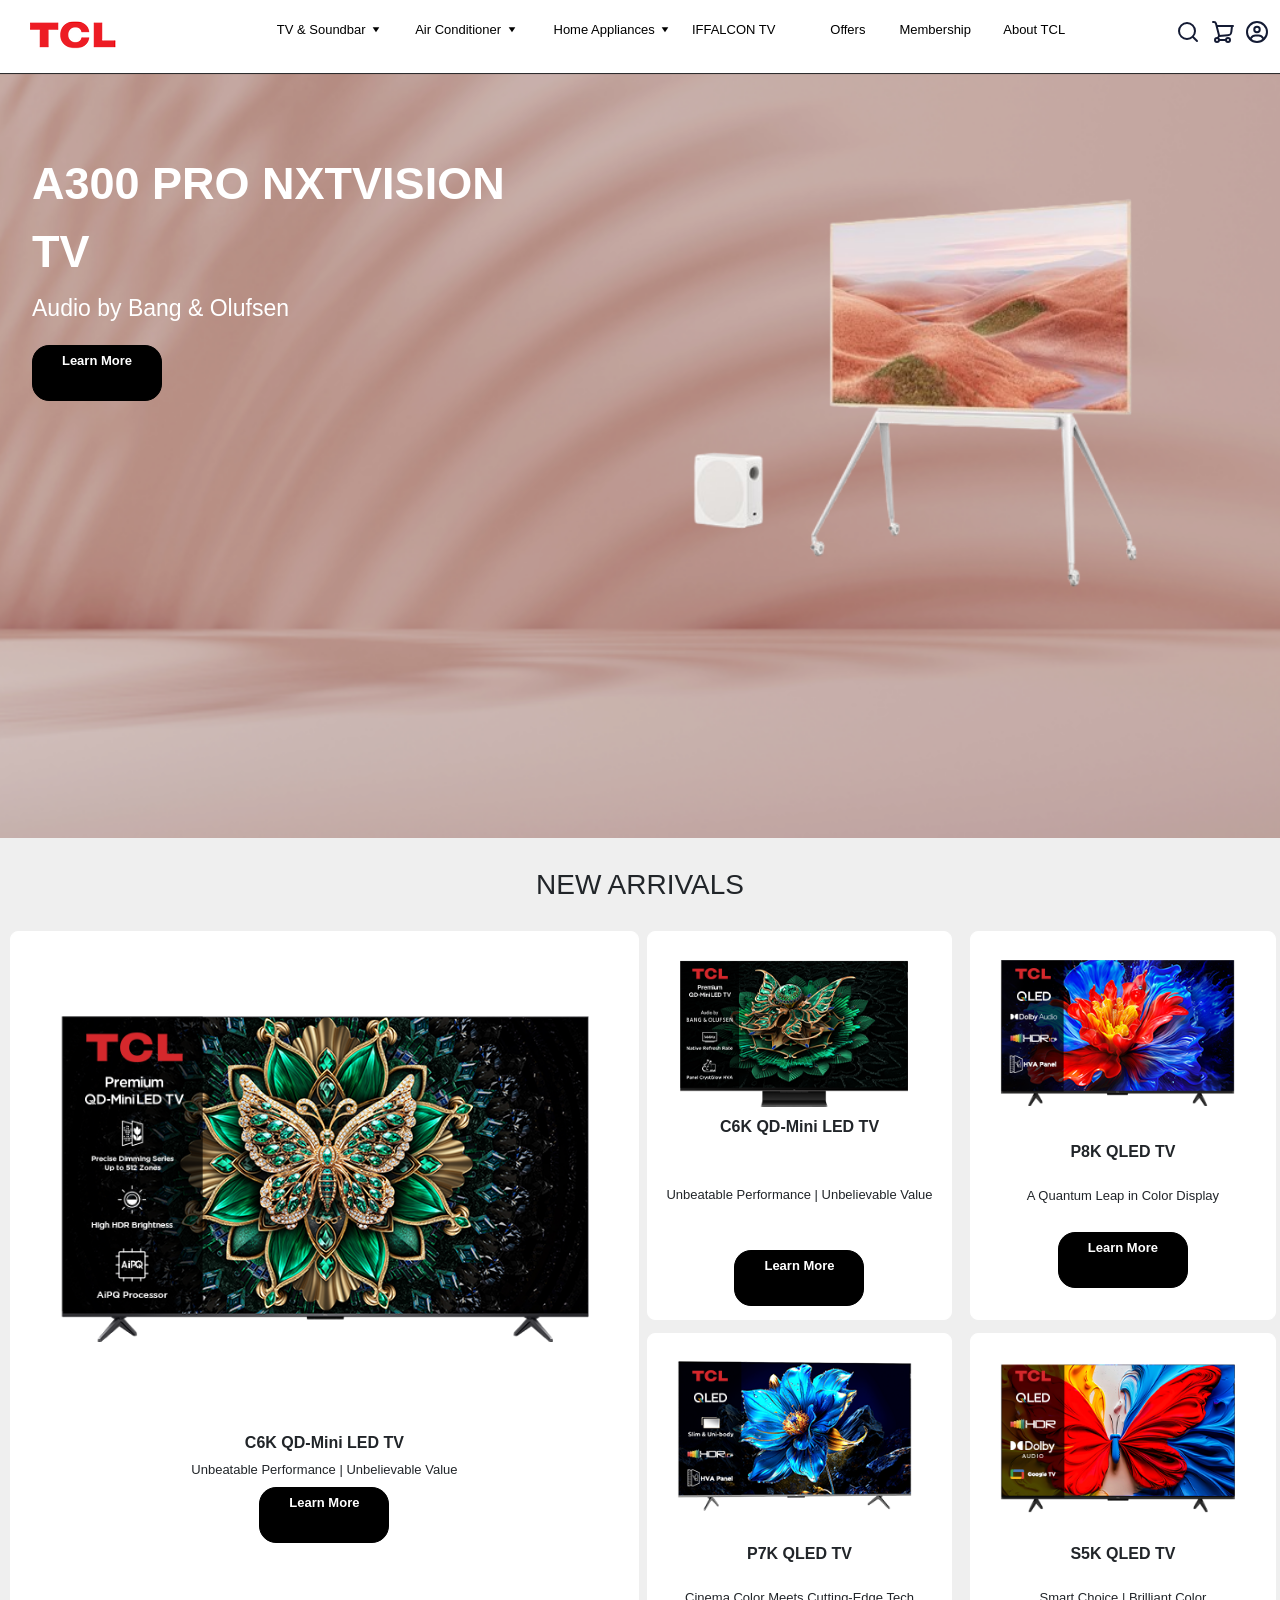
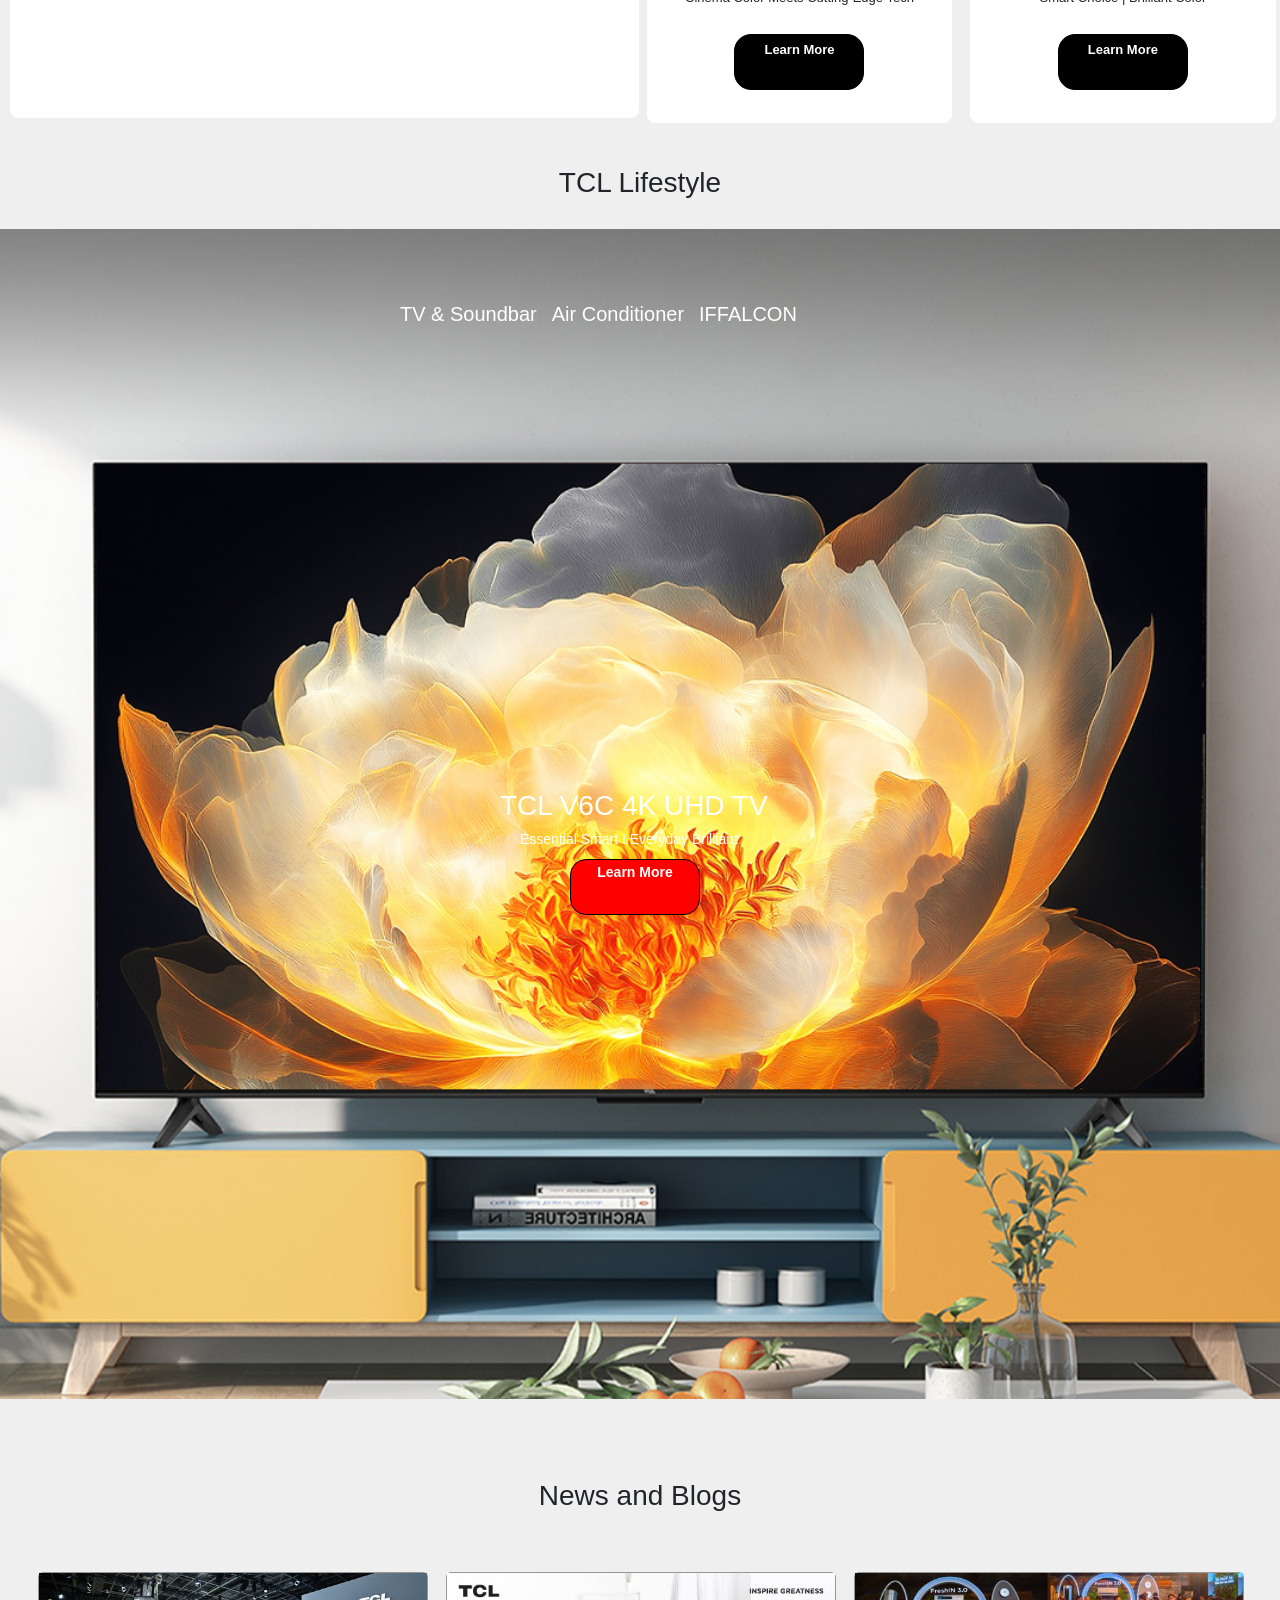
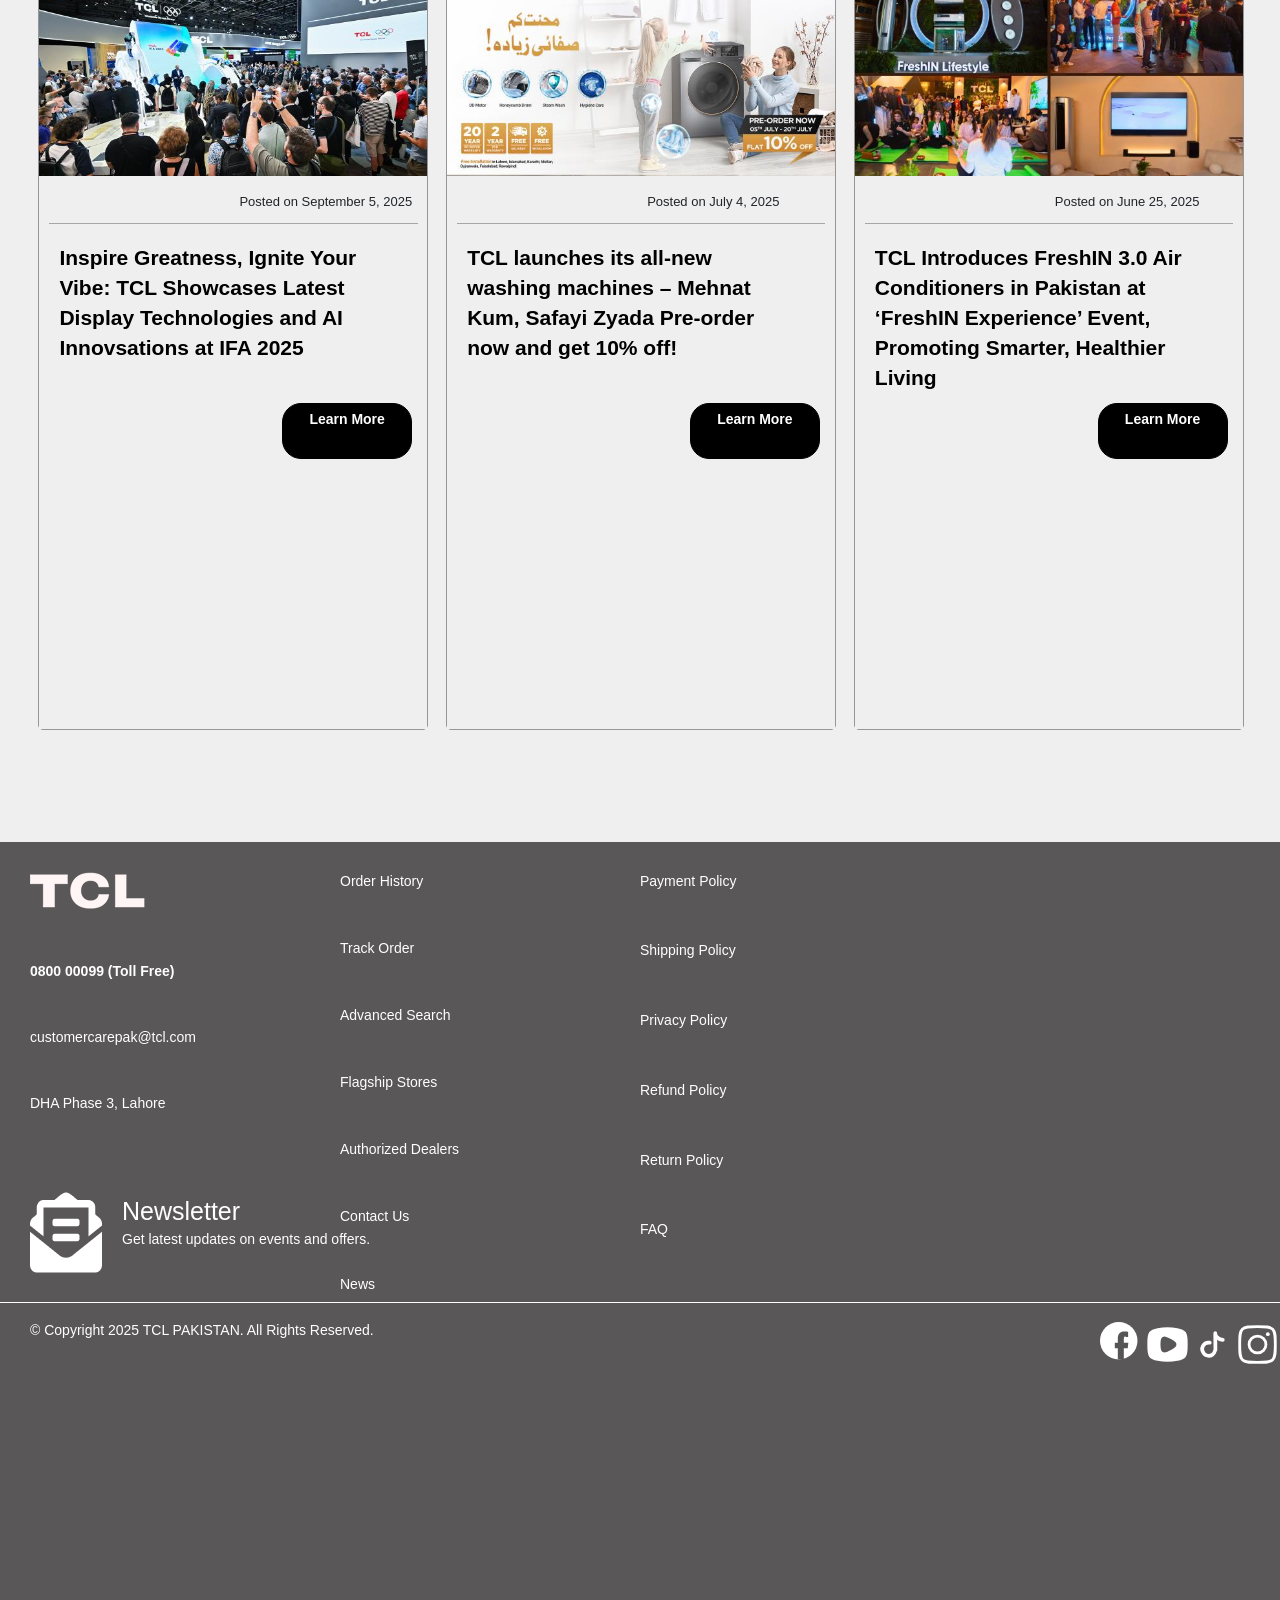
<file: TCL-Clone/index.html>
<!DOCTYPE html>
<html lang="en">

<head>
    <meta charset="UTF-8">
    <meta name="viewport" content="width=device-width, initial-scale=1.0">

    <title>TCL</title>
    <link rel="stylesheet" href="style.css">
</head>

<body>
    <nav class="nav">
        <a href=""> <img class="tv" src="Images\tcl-logo-red.png" alt="" class="logo"></a>
        <div class="heading a tv">
            <a href="" class="tv ">TV & Soundbar <svg width="14" height="10" viewBox="0 0 24 24"
                    xmlns="http://www.w3.org/2000/svg" fill="black">
                    <polygon points="12,20 4,8 20,8" />
                </svg>

            </a>
            <div class="box">
                <ul>
                    <li> <a href="">QD-Mini LED TV</a></li>
                    <li> <a href="">XL Collection</a></li>
                    <li><a href="">QLED TV</a></li>
                    <li><a href="">4K UHD TV</a></li>
                    <li><a href="">Smart TV</a></li>
                    <li><a href="">Standard TV</a></li>
                    <li><a href="">Sound Bar</a></li>
                </ul>
            </div>
        </div>
        <div class="heading a tv">
            <a href="" class="tv ">Air Conditioner <svg width="14" height="10" viewBox="0 0 24 24"
                    xmlns="http://www.w3.org/2000/svg" fill="black">
                    <polygon points="12,20 4,8 20,8" />
                </svg>

            </a>
            <div class="box">
                <ul>
                    <li> <a href="">Floor Standing</a></li>
                    <li> <a href="">FreshIN 3.0 Series</a></li>
                    <li><a href="">T5-SMART Series</a></li>
                    <li><a href="">T3-PRO Series</a></li>
                    <li><a href="">Miracle Series</a></li>
                    <li><a href="">Xtreme Series</a></li>
                    <li><a href="">Elite Series</a></li>
                    <li><a href="">E-Cool Series</a></li>
                </ul>
            </div>
        </div>
        <div class="heading a tv">
            <a href="" class="tv ">Home Appliances <svg width="14" height="10" viewBox="0 0 24 24"
                    xmlns="http://www.w3.org/2000/svg" fill="black">
                    <polygon points="12,20 4,8 20,8" />
                </svg>

            </a>
            <div class="box">
                <ul>
                    <li> <a href="">Washing Machine</a></li>
                    <li> <a href="">Robot Vacuum Cleaner</a></li>

                </ul>
            </div>
        </div>
        <a href="" class="tv a">IFFALCON TV</a>
        <a href="" class="tv a">Offers</a>
        <a href="" class="tv a">Membership</a>
        <a href="" class="tv a">About TCL</a>
        <a href=""><svg class="tv icon" xmlns="http://www.w3.org/2000/svg" viewBox="0 0 24 24" width="24" height="24"
                color="#000000" fill="none">
                <path d="M17 17L21 21" stroke="#141B34" stroke-width="2" stroke-linecap="round"
                    stroke-linejoin="round" />
                <path
                    d="M19 11C19 6.58172 15.4183 3 11 3C6.58172 3 3 6.58172 3 11C3 15.4183 6.58172 19 11 19C15.4183 19 19 15.4183 19 11Z"
                    stroke="#141B34" stroke-width="2" stroke-linecap="round" stroke-linejoin="round" />
            </svg></a>
        <a href=""><svg class="tv icon" xmlns="http://www.w3.org/2000/svg" viewBox="0 0 24 24" width="24" height="24"
                color="#000000" fill="none">
                <path d="M8 16L16.7201 15.2733C19.4486 15.046 20.0611 14.45 20.3635 11.7289L21 6" stroke="#141B34"
                    stroke-width="2" stroke-linecap="round" />
                <path d="M6 6H22" stroke="#141B34" stroke-width="2" stroke-linecap="round" />
                <circle cx="6" cy="20" r="2" stroke="#141B34" stroke-width="2" />
                <circle cx="17" cy="20" r="2" stroke="#141B34" stroke-width="2" />
                <path d="M8 20L15 20" stroke="#141B34" stroke-width="2" stroke-linecap="round" />
                <path
                    d="M2 2H2.966C3.91068 2 4.73414 2.62459 4.96326 3.51493L7.93852 15.0765C8.08887 15.6608 7.9602 16.2797 7.58824 16.7616L6.63213 18"
                    stroke="#141B34" stroke-width="2" stroke-linecap="round" />
            </svg></a>
        <a href=""><svg class="tv icon" xmlns="http://www.w3.org/2000/svg" viewBox="0 0 24 24" width="24" height="24"
                color="#000000" fill="none">
                <path
                    d="M22 12C22 17.5228 17.5228 22 12 22C6.47715 22 2 17.5228 2 12C2 6.47715 6.47715 2 12 2C17.5228 2 22 6.47715 22 12Z"
                    stroke="#141B34" stroke-width="2" />
                <path
                    d="M14.75 9.5C14.75 11.0188 13.5188 12.25 12 12.25C10.4812 12.25 9.25 11.0188 9.25 9.5C9.25 7.98122 10.4812 6.75 12 6.75C13.5188 6.75 14.75 7.98122 14.75 9.5Z"
                    stroke="#141B34" stroke-width="2" />
                <path
                    d="M5.49994 19.0001L6.06034 18.0194C6.95055 16.4616 8.60727 15.5001 10.4016 15.5001H13.5983C15.3926 15.5001 17.0493 16.4616 17.9395 18.0194L18.4999 19.0001"
                    stroke="#141B34" stroke-width="2" stroke-linecap="round" stroke-linejoin="round" />
            </svg></a>



        </div>
    </nav>
    <div class="nav2">
        <span class="menusvg"> <input type="checkbox" id="lines">
            <label class="label" for="lines"> <svg xmlns="http://www.w3.org/2000/svg" viewBox="0 0 24 24" width="24"
                    height="24" color="#000000" fill="none">
                    <path d="M4 5L20 5" stroke="#141B34" stroke-width="1.5" stroke-linecap="round"
                        stroke-linejoin="round" />
                    <path d="M4 12L20 12" stroke="#141B34" stroke-width="1.5" stroke-linecap="round"
                        stroke-linejoin="round" />
                    <path d="M4 19L20 19" stroke="#141B34" stroke-width="1.5" stroke-linecap="round"
                        stroke-linejoin="round" />
                </svg></label>
            <div class="answer">
                <div>
                    <input type="checkbox" class="tv-checkbox" id="tv-checkbox"><label for="tv-checkbox" class="tv ">
                        TV & Soundbar
                        <svg width="14" height="10" viewBox="0 0 24 24" xmlns="http://www.w3.org/2000/svg" fill="black">
                            <polygon points="12,20 4,8 20,8" />
                        </svg>
                    </label>
                    <div class="box">
                        <ul>
                            <li> <a href="">QD-Mini LED TV</a></li>
                            <li> <a href="">XL Collection</a></li>
                            <li><a href="">QLED TV</a></li>
                            <li><a href="">4K UHD TV</a></li>
                            <li><a href="">Smart TV</a></li>
                            <li><a href="">Standard TV</a></li>
                            <li><a href="">Sound Bar</a></li>
                        </ul>
                    </div>
                </div>

                <div>
                    <input type="checkbox" class="tv-checkbox" id="tv-checkbox2"> <label for="tv-checkbox2"
                        class="tv ">Air
                        Conditioner <svg width="14" height="10" viewBox="0 0 24 24" xmlns="http://www.w3.org/2000/svg"
                            fill="black">
                            <polygon points="12,20 4,8 20,8" />
                        </svg></label>
                    <div class="box">
                        <ul>
                            <li> <a href="">Floor Standing</a></li>
                            <li> <a href="">FreshIN 3.0 Series</a></li>
                            <li><a href="">T5-SMART Series</a></li>
                            <li><a href="">T3-PRO Series</a></li>
                            <li><a href="">Miracle Series</a></li>
                            <li><a href="">Xtreme Series</a></li>
                            <li><a href="">Elite Series</a></li>
                            <li><a href="">E-Cool Series</a></li>
                        </ul>
                    </div>

                </div>


                <div> <input type="checkbox" class="tv-checkbox" id="tv-checkbox3"> <label for="tv-checkbox3"
                        class="tv ">Home
                        Appliances <svg width="14" height="10" viewBox="0 0 24 24" xmlns="http://www.w3.org/2000/svg"
                            fill="black">
                            <polygon points="12,20 4,8 20,8" />
                        </svg></label>
                    <div class="box">
                        <ul>
                            <li> <a href="">Washing Machine</a></li>
                            <li> <a href="">Robot Vacuum Cleaner</a></li>

                        </ul>
                    </div>


                </div>

                <div> <a href="" class="tv a">IFFALCON TV</a> </div>



                <div> <a href="" class="tv a">Offers</a></div>
                <div> <a href="" class="tv a">Membership</a></div>
                <div> <a href="" class="tv a">About TCL</a></div>
            </div>
        </span>


        <span class="logo"> <a href=""> <img class="tv" src="Images\tcl-logo-red.png" alt="" class="logo"></a>
        </span>
        <span class="logos"> <a href=""><svg class="tv icon" xmlns="http://www.w3.org/2000/svg" viewBox="0 0 24 24"
                    width="24" height="24" color="#000000" fill="none">
                    <path d="M17 17L21 21" stroke="#141B34" stroke-width="2" stroke-linecap="round"
                        stroke-linejoin="round" />
                    <path
                        d="M19 11C19 6.58172 15.4183 3 11 3C6.58172 3 3 6.58172 3 11C3 15.4183 6.58172 19 11 19C15.4183 19 19 15.4183 19 11Z"
                        stroke="#141B34" stroke-width="2" stroke-linecap="round" stroke-linejoin="round" />
                </svg></a>
            <a href=""><svg class="tv icon" xmlns="http://www.w3.org/2000/svg" viewBox="0 0 24 24" width="24"
                    height="24" color="#000000" fill="none">
                    <path d="M8 16L16.7201 15.2733C19.4486 15.046 20.0611 14.45 20.3635 11.7289L21 6" stroke="#141B34"
                        stroke-width="2" stroke-linecap="round" />
                    <path d="M6 6H22" stroke="#141B34" stroke-width="2" stroke-linecap="round" />
                    <circle cx="6" cy="20" r="2" stroke="#141B34" stroke-width="2" />
                    <circle cx="17" cy="20" r="2" stroke="#141B34" stroke-width="2" />
                    <path d="M8 20L15 20" stroke="#141B34" stroke-width="2" stroke-linecap="round" />
                    <path
                        d="M2 2H2.966C3.91068 2 4.73414 2.62459 4.96326 3.51493L7.93852 15.0765C8.08887 15.6608 7.9602 16.2797 7.58824 16.7616L6.63213 18"
                        stroke="#141B34" stroke-width="2" stroke-linecap="round" />
                </svg></a>
            <a href=""><svg class="tv icon" xmlns="http://www.w3.org/2000/svg" viewBox="0 0 24 24" width="24"
                    height="24" color="#000000" fill="none">
                    <path
                        d="M22 12C22 17.5228 17.5228 22 12 22C6.47715 22 2 17.5228 2 12C2 6.47715 6.47715 2 12 2C17.5228 2 22 6.47715 22 12Z"
                        stroke="#141B34" stroke-width="2" />
                    <path
                        d="M14.75 9.5C14.75 11.0188 13.5188 12.25 12 12.25C10.4812 12.25 9.25 11.0188 9.25 9.5C9.25 7.98122 10.4812 6.75 12 6.75C13.5188 6.75 14.75 7.98122 14.75 9.5Z"
                        stroke="#141B34" stroke-width="2" />
                    <path
                        d="M5.49994 19.0001L6.06034 18.0194C6.95055 16.4616 8.60727 15.5001 10.4016 15.5001H13.5983C15.3926 15.5001 17.0493 16.4616 17.9395 18.0194L18.4999 19.0001"
                        stroke="#141B34" stroke-width="2" stroke-linecap="round" stroke-linejoin="round" />
                </svg></a></span>

    </div>
    <div class="background">

        <div class="grid">
            <div class="text">
                <div class="text1">A300 PRO NXTVISION TV</div>
                <div class="text2">Audio by Bang & Olufsen</div>
                <div class="button"><a href="">Learn More</a></div>
            </div>
            <div class="image"><img src="Images\Web-Image.png" alt=""></div>
        </div>
    </div>
    <div class="newarrivals">NEW ARRIVALS</div>
    <div class="grid2">
        <div class="grid21">
            <div class="tvimage">
                <a href=""><img src="Images\C6K-628x398.png" alt=""></a>
            </div>
            <div class="C6K">C6K QD-Mini LED TV</div>
            <div class="performance">Unbeatable Performance | Unbelievable Value</div>
            <div class="b "><a href="">Learn More</a></div>
        </div>
        <div class="grid22">
            <div class="grid22img1">
                <div class="gi1">
                    <a href=""><img src="Images/C7K-304x204.png" alt=""></a>
                </div>
                <div class="t1">C6K QD-Mini LED TV</div>
                <div class="t2">Unbeatable Performance | Unbelievable Value</div>
                <div class="t3 button2"><a href="">Learn More</a></div>
            </div>
            <div class="grid22img2">
                <div class="gi1">
                    <a href=""><img src="Images/P8K-304x204.png" alt=""></a>
                </div>
                <div class="t1">P8K QLED TV</div>
                <div class="t2">A Quantum Leap in Color Display</div>
                <div class="t3 button2"><a href="">Learn More</a></div>
            </div>
            <div class="grid22img3">
                <div class="gi1">
                    <a href=""><img src="Images/P7K-304x204.png" alt=""></a>
                </div>
                <div class="t1">P7K QLED TV</div>
                <div class="t2">Cinema Color Meets Cutting-Edge Tech</div>
                <div class="t3 button2"><a href="">Learn More</a></div>
            </div>
            <div class="grid22img4">
                <div class="gi1">
                    <a href=""><img src="Images/S5K-304x204.png" alt=""></a>
                </div>
                <div class="t1">S5K QLED TV</div>
                <div class="t2">Smart Choice | Brilliant Color</div>
                <div class="t3 button2"><a href="">Learn More</a></div>
            </div>

        </div>
    </div>
    <div class="newarrivals">TCL Lifestyle</div>
    <div class="bg2">
        <div class="bg21">
            <span class="sound"><a href="">TV & Soundbar</a></span>
            <span class="air"><a href="">Air Conditioner</a></span>
            <span class="iffalcon"><a href="">IFFALCON</a></span>
        </div>
        <div class="pro">TCL V6C 4K UHD TV</div>
        <div class="essential">Essential Smart I Everyday Brilliant</div>
        <div class="b2"><a href="">Learn More</a></div>
    </div>
    <div class="newarrivals">News and Blogs</div>
    <div class="news">
        <div class="n1">
            <img src="Images/hero-image-1200-x-628.jpg" alt="" class="n1img">
            <div class="date">Posted on September 5, 2025</div>
            <hr class="line">
            <div class="n1text">Inspire Greatness, Ignite Your Vibe: TCL Showcases Latest Display Technologies and AI
                Innovsations at IFA 2025</div>
            <div class="more "><a href="">Learn More</a></div>

        </div>
        <div class="n1">
            <img src="Images/washing-machine-press-release_1_.jpg" alt="" class="n1img">
            <div class="date">Posted on July 4, 2025</div>
            <hr class="line">
            <div class="n1text">TCL launches its all-new washing machines – Mehnat Kum, Safayi Zyada Pre-order now and
                get 10% off!</div>
            <div class="more "><a href="">Learn More</a></div>
        </div>
        <div class="n1">
            <img src="Images/whatsapp_image_2025-06-25_at_1.05.14_pm.jpeg" alt="" class="n1img">
            <div class="date">Posted on June 25, 2025</div>
            <hr class="line">
            <div class="n1text">TCL Introduces FreshIN 3.0 Air Conditioners in Pakistan at ‘FreshIN Experience’ Event,
                Promoting Smarter, Healthier Living</div>
            <div class="more "><a href="">Learn More</a></div>
        </div>
    </div>
    <footer class="footer">
        <div class="footer1">
            <div class="f11"><img src="Images/tcl-logo.png" alt=""></div>
            <div class="f12">0800 00099 (Toll Free)</div>
            <div class="f13">customercarepak@tcl.com</div>
            <div class="f14">DHA Phase 3, Lahore</div>
        </div>
        <div class="footer2">
            <div class="f21"><a href="">Order History</a></div>
            <div class="f21"><a href="">Track Order</a></div>
            <div class="f21"><a href="">Advanced Search</a></div>
            <div class="f21"><a href="">Flagship Stores</a></div>
            <div class="f21"><a href="">Authorized Dealers</a></div>
            <div class="f21"><a href="">Contact Us</a></div>
            <div class="f21"><a href="">News</a></div>
        </div>
        <div class="footer3">
            <div class="f21"><a href="">Payment Policy</a></div>
            <div class="f21"><a href="">Shipping Policy</a></div>
            <div class="f21"><a href="">Privacy Policy</a></div>
            <div class="f21"><a href="">Refund Policy</a></div>
            <div class="f21"><a href="">Return Policy</a></div>
            <div class="f21"><a href="">FAQ</a></div>
        </div>
        <div class="newsletter">
            <img src="Images/newsletter.png" alt="">
            <div class="para">
                <p class="p1">Newsletter</p>
                <p class="p2">Get latest updates on events and offers.</p>
            </div>

        </div>
        <hr class="line2">
        <div class="copy">© Copyright 2025 TCL PAKISTAN. All Rights Reserved.</div>
        <div class="contacts">
            <a href=""> <svg xmlns="http://www.w3.org/2000/svg" width="40" height="40" viewBox="0 0 24 24">
                    <!-- White outer circle -->
                    <circle cx="10" cy="10" r="10" fill="white" />

                    <!-- Facebook F (gray color) -->
                    <path
                        d="M13.5 8H15V5.2c-.3 0-1.1-.1-2.1-.1-2.1 0-3.4 1.3-3.4 3.6V11H7.9v3h1.6v6h3.2v-6h2.1l.3-3h-2.4V9c0-.9.2-1.4 1.2-1.4z"
                        fill="#555" />
                </svg></a>
            <a href=""><svg xmlns="http://www.w3.org/2000/svg" viewBox="0 0 24 24" width="24" height="24"
                    color="#000000" fill="none">
                    <path
                        d="M12 20.5C13.8097 20.5 15.5451 20.3212 17.1534 19.9934C19.1623 19.5839 20.1668 19.3791 21.0834 18.2006C22 17.0221 22 15.6693 22 12.9635V11.0365C22 8.33073 22 6.97787 21.0834 5.79937C20.1668 4.62088 19.1623 4.41613 17.1534 4.00662C15.5451 3.67877 13.8097 3.5 12 3.5C10.1903 3.5 8.45489 3.67877 6.84656 4.00662C4.83766 4.41613 3.83321 4.62088 2.9166 5.79937C2 6.97787 2 8.33073 2 11.0365V12.9635C2 15.6693 2 17.0221 2.9166 18.2006C3.83321 19.3791 4.83766 19.5839 6.84656 19.9934C8.45489 20.3212 10.1903 20.5 12 20.5Z"
                       fill="white" stroke="white" stroke-width="1.5" />
                    <path
                        d="M15.9621 12.3129C15.8137 12.9187 15.0241 13.3538 13.4449 14.2241C11.7272 15.1705 10.8684 15.6438 10.1728 15.4615C9.9372 15.3997 9.7202 15.2911 9.53799 15.1438C9 14.7089 9 13.8059 9 12C9 10.1941 9 9.29112 9.53799 8.85618C9.7202 8.70886 9.9372 8.60029 10.1728 8.53854C10.8684 8.35621 11.7272 8.82945 13.4449 9.77593C15.0241 10.6462 15.8137 11.0813 15.9621 11.6871C16.0126 11.8933 16.0126 12.1067 15.9621 12.3129Z"
                      fill="#595757"  stroke="#595757" stroke-width="1.5" stroke-linejoin="round" />
                </svg></a>
            <a href=""><svg  xmlns="http://www.w3.org/2000/svg" viewBox="0 0 24 24" width="24" height="24"
                    color="#000000" fill="none">
                    <path
                        d="M2.5 12C2.5 7.52166 2.5 5.28249 3.89124 3.89124C5.28249 2.5 7.52166 2.5 12 2.5C16.4783 2.5 18.7175 2.5 20.1088 3.89124C21.5 5.28249 21.5 7.52166 21.5 12C21.5 16.4783 21.5 18.7175 20.1088 20.1088C18.7175 21.5 16.4783 21.5 12 21.5C7.52166 21.5 5.28249 21.5 3.89124 20.1088C2.5 18.7175 2.5 16.4783 2.5 12Z"
                      stroke="transparent" stroke-width="1.5" stroke-linejoin="round" />
                    <path
                        d="M10.5359 11.0075C9.71585 10.8916 7.84666 11.0834 6.93011 12.7782C6.01355 14.4729 6.9373 16.2368 7.51374 16.9069C8.08298 17.5338 9.89226 18.721 11.8114 17.5619C12.2871 17.2746 12.8797 17.0603 13.552 14.8153L13.4738 5.98145C13.3441 6.95419 14.4186 9.23575 17.478 9.5057"
                       stroke="white" stroke-width="2" stroke-linecap="round" stroke-linejoin="round" />
                </svg></a>
            <a href=""><svg xmlns="http://www.w3.org/2000/svg" viewBox="0 0 24 24" width="24" height="24"
                    color="#000000" fill="none">
                    <path
                        d="M2.5 12C2.5 7.52166 2.5 5.28249 3.89124 3.89124C5.28249 2.5 7.52166 2.5 12 2.5C16.4783 2.5 18.7175 2.5 20.1088 3.89124C21.5 5.28249 21.5 7.52166 21.5 12C21.5 16.4783 21.5 18.7175 20.1088 20.1088C18.7175 21.5 16.4783 21.5 12 21.5C7.52166 21.5 5.28249 21.5 3.89124 20.1088C2.5 18.7175 2.5 16.4783 2.5 12Z"
                      fill="#595757"  stroke="white" stroke-width="1.5" stroke-linejoin="round" />
                    <path
                        d="M16.5 12C16.5 14.4853 14.4853 16.5 12 16.5C9.51472 16.5 7.5 14.4853 7.5 12C7.5 9.51472 9.51472 7.5 12 7.5C14.4853 7.5 16.5 9.51472 16.5 12Z"
                     fill="#595757"  stroke="white" stroke-width="1.5" />
                    <path d="M17.5078 6.5L17.4988 6.5" stroke="white" stroke-width="2" stroke-linecap="round"
                    fill="white" stroke-linejoin="round" />
                </svg></a>

        </div>
    </footer>
</body>

</html>
</file>
<file: Iphone_website_clone/style.css>
* {
    padding: 0;
    margin: 0;
    box-sizing: border-box;
    

}

nav {
    position: relative;
    z-index: 10;
}

nav ul {
    display: grid;
    grid-template-columns: repeat(14, auto);
    justify-content: center;
    align-items: center;
    top: 0;

    background-color: #FAFAFC;
    list-style: none;
}

nav a {
    text-decoration: none;
    font-family: "SF Pro Text", "SF Pro Icons", "Helvetica Neue", Helvetica, Arial, sans-serif;
    font-size: 12px;
    color: black;
    font-weight: 400;
    line-height: 12px;
}

nav li {
    margin: 0 18px;
}

.dropdownbox {
    position: absolute;
    top: 48px;
    margin-top: 0;
    left: 0;
    width: 100%;
    height: 80vh;
    background-color: #FAFAFC;
    visibility: hidden;
    pointer-events: none;
    opacity: 0;
    z-index: 9;
    padding: 40px;
    transition: all 0.3s ease;
    transform: translateY(-10px);
}

.dropdownbox::before {
    content: "";
    position: absolute;
    top: -15px;
    left: 0;
    width: 100%;
    height: 15px;
}

.blur {
    position: absolute;
    top: 70vh;
    left: 0;
    width: 100%;
    height: 23vh;

    background: #e7e7e8;
    display: none;
    z-index: 8;
}

.store:hover>.dropdownbox,
.dropdownbox:hover {
    display: block;
    visibility: visible;
    pointer-events: auto;

    transform: translateY(0);
    opacity: 1;
}

.inner {
    display: grid;
    grid-template-columns: auto auto auto;
    width: 50%;
    margin-left: 75px;

}

.store:hover .blur {
    display: block;
}

.c1 ul {
    display: flex;
    flex-direction: column;
    align-items: flex-start;
    list-style: none;

    height: auto;
    width: auto;
    left: 0;
}

.c3 ul {
    display: flex;
    flex-direction: column;
    align-items: flex-start;
    list-style: none;

    height: auto;
    width: auto;
}

.c2 ul {
    display: flex;
    flex-direction: column;
    align-items: flex-start;
    list-style: none;

    height: auto;
    width: auto;
}

.c1 {
    font-family: " Pro Display", "SF Pro Icons", "Helvetica Neue", Helvetica, Arial, sans-serif;
    font-weight: 600;
    font-size: 24px;
    line-height: 38px;
    color: black;
}

.c1 ul li:hover {
    cursor: pointer;
}

.c2 ul li:hover {
    cursor: pointer;
}

.c3 ul li:hover {
    cursor: pointer;
}

.c1 ul li:first-child {
    cursor: default;
}

.c2 {
    font-family: " Pro Display", "SF Pro Icons", "Helvetica Neue", Helvetica, Arial, sans-serif;
    font-weight: 600;
    font-size: 12px;
    line-height: 27px;
    color: black;
}

.c3 {
    font-family: " Pro Display", "SF Pro Icons", "Helvetica Neue", Helvetica, Arial, sans-serif;
    font-weight: 600;
    font-size: 12px;
    line-height: 27px;
    color: black;
}

.credit {
    font-family: "SF Pro Text", "SF Pro Icons", "Helvetica Neue", Helvetica, Arial, sans-serif;
    font-size: 12px;
    color: black;
    font-weight: 400;
    line-height: 34px;
    text-align: center;
    background-color: #F5F5F7;
    cursor:text;

}

.credit a {
    text-decoration: none;
    color: rgb(0, 102, 204);
}

.iphone {
    padding: 49px 80px;
    font-family: "SF Pro Display", "SF Pro Icons", "Helvetica Neue", Helvetica, Arial, sans-serif;
    font-size: 80px;
    line-height: 84px;
    color: black;
    font-weight: 600;

}

.iphoneimg {
    display: grid;
    grid-template-columns: repeat(8, 1fr);
cursor: pointer;
    width: 88%;
    height: auto;
    margin: 0 auto;

    justify-content: center;

}

.iphoneimg div {

    height: auto;
    width: auto;
    justify-content: center;
    align-items: center;
}

.iphoneimg img {
    height: 80px;
    width: 47px;

}

.pic {
    text-align: center;
}

.p1 {
    font-family: "SF Pro Display", "SF Pro Icons", "Helvetica Neue", Helvetica, Arial, sans-serif;
    font-size: 14px;
    font-weight: 600;
    line-height: 20px;
    color: black;
}

.p2 {
    font-family: "SF Pro Display", "SF Pro Icons", "Helvetica Neue", Helvetica, Arial, sans-serif;
    font-size: 12px;
    font-weight: 600;
    line-height: 16px;
    color: rgb(182, 68, 0);
}

.models {
    margin: 60px 0px;
    height: 415vh;
    width: 100%;
    background-color: #F5F5F7;

}

.models h1 {
    padding-left: 80px;
    padding-bottom: 50px;
    padding-top: 120px;
    font-family: "SF Pro Display", "SF Pro Icons", "Helvetica Neue", Helvetica, Arial, sans-serif;
    font-size: 56px;
    line-height: 60px;
    color: black;
    font-weight: 600;
    width: 60vw;


}

.lineupgrid {
    display: grid;
    grid-template-columns: repeat(3, 1fr);
    gap: 20px;
    width: 88%;
    height: auto;
    margin: 0 auto;

    justify-content: center;

}

.lineupgrid div {

    border-radius: 10px;
    height: 100vh;
    width: auto;
    justify-content: center;
    align-items: center;
}

.lineupgrid img {
    height: 60vh;
    width: 100%;
    object-fit: cover;
    border: transparent;
    border-radius: 25px;
    margin-bottom: 30px;
    cursor: pointer;
    transition: transform 0.4s ease;

}

.lineupgrid img:hover {
    transform: scale(1.03);
}

.m {
    text-align: center;
    margin-bottom: 50px;
}

.mp1 {
    font-family: "SF Pro Display", "SF Pro Icons", "Helvetica Neue", Helvetica, Arial, sans-serif;
    font-size: 28px;
    font-weight: 600;
    line-height: 32px;
    color: black;
}

.mp2 {
    font-family: "SF Pro Display", "SF Pro Icons", "Helvetica Neue", Helvetica, Arial, sans-serif;
    font-size: 12px;
    font-weight: 600;
    line-height: 32px;
    color: rgb(182, 68, 0);
}

.mp3 {
    font-family: "SF Pro Display", "SF Pro Icons", "Helvetica Neue", Helvetica, Arial, sans-serif;
    font-size: 17px;
    font-weight: 400;
    line-height: 25px;
    color: black;
    text-align: center;
    width: 60%;
    margin-left: 73px;
    margin-top: 10px;
}

.mp4 {
    font-family: "SF Pro Display", "SF Pro Icons", "Helvetica Neue", Helvetica, Arial, sans-serif;
    font-size: 17px;
    font-weight: 600;
    line-height: 25px;
    color: black;
    margin-top: 30px;
}

.mp5 {
    display: inline-block;
    font-family: "SF Pro Display", "SF Pro Icons", "Helvetica Neue", Helvetica, Arial, sans-serif;
    font-size: 17px;
    font-weight: 400;
    line-height: 40px;
    color: white;
    background-color: rgb(0, 102, 204);
    height: 7vh;
    width: 10vw;
    border-radius: 20px;
    margin-left: 30px;
    margin-top: 30px;
    cursor: pointer;
}

.mp6 {
    display: inline;
    font-family: "SF Pro Display", "SF Pro Icons", "Helvetica Neue", Helvetica, Arial, sans-serif;
    font-size: 17px;
    font-weight: 400;
    line-height: 20px;
    color: white;
    color: rgb(0, 102, 204);
    text-decoration: none;
    margin-left: 30px;
    margin-top: 30px;


}
.mp6:hover{
    text-decoration: underline;
}
.closer {
    display: flex;
    justify-content: center;
}

.closer img {
    width: 1106.58px;
    height: auto;
    transition: transform 0.4s ease;
}

.closer img:hover {
    transform: scale(1.03);
}

.trade {
    height: auto;
    margin-bottom: 50px;
    background-color: white;
    transition: transform 0.4s ease;
    cursor: pointer;

}

.trade:hover {
    transform: scale(1.03);
}

.t1 {
    font-family: "SF Pro Display", "SF Pro Icons", "Helvetica Neue", Helvetica, Arial, sans-serif;
    font-size: 17px;
    font-weight: 400;
    line-height: 25px;
    color: black;
    margin-top: 30px;
    margin-left: 30px;
}

.t2 {
    font-family: "SF Pro Display", "SF Pro Icons", "Helvetica Neue", Helvetica, Arial, sans-serif;
    font-size: 28px;
    font-weight: 600;
    line-height: 32px;
    color: black;
    margin-top: 30px;
    margin-left: 30px;

}

.t3 {
    font-family: "SF Pro Display", "SF Pro Icons", "Helvetica Neue", Helvetica, Arial, sans-serif;
    font-size: 17px;
    font-weight: 400;
    line-height: 25px;
    color: black;

    width: 85%;
    margin-left: 30px;
    margin-top: 20px;
}

.tradegrid {
    display: grid;
    grid-template-columns: repeat(3, 1fr);
    gap: 20px;
    width: 88%;
    height: auto;
    margin: 0 auto;



}

.tradegrid div {

    border-radius: 30px;
    height: auto;
    width: auto;
    justify-content: center;
    align-items: center;

}

.tradegrid img {
    height: 204px;
    width: 372px;
    object-fit: cover;
    border: transparent;


    cursor: pointer;
    transition: transform 0.4s ease;
    margin-top: 50px;


}

.button {
    text-align: right;
    height: 36px;
    width: 36px;
    text-align: right;
    border: 2px solid black;
    background-color: black;
    border-radius: 50px;
    margin-left: 320px;
    margin-bottom: 30px;
}

.know {
    display: grid;
    grid-template-columns: repeat(3, 1fr);
    gap: 20px;
    width: 90%;
    height: auto;
    margin: 0 auto;
    cursor: pointer;
    justify-content: center;
}

.know img {
    height: 680px;
    width: 100%;
    object-fit: cover;
    border: transparent;
    border-radius: 25px;
    margin-bottom: 30px;
    cursor: pointer;
    transition: transform 0.4s ease;
    z-index: 1;
}

.know div {
    position: relative;

    border-radius: 10px;
    height: 680px;
    width: auto;
    justify-content: center;
    align-items: center;
}

.know .kp1 {
    z-index: 2;
    position: absolute;
    top: 20px;
    color: white;
    font-family: "SF Pro Text", "SF Pro Icons", "Helvetica Neue", Helvetica, Arial, sans-serif;
    font-size: 17px;
    line-height: 25px;
    font-weight: 400;
    margin-top: 20px;
    margin-left: 30px;

}

.know .kp2 {
    z-index: 2;
    position: absolute;
    top: 20px;
    color: white;
    font-size: 28px;
    line-height: 1.1428571429;
    font-weight: 600;
    letter-spacing: .007em;
    font-family: SF Pro Display, SF Pro Icons, Helvetica Neue, Helvetica, Arial, sans-serif;
    margin-top: 50px;
    margin-left: 30px;
    width: 25vw;
}

.k {

    margin-bottom: 50px;
    transition: transform 0.4s ease;

}

.k:hover {
    transform: scale(1.03);
}


.button2 {
    text-align: right;
    height: 36px;
    width: 36px;
    text-align: right;
    border: 2px solid white;
    background-color: white;
    border-radius: 50px;
    margin-left: 320px;
    margin-bottom: 30px;
    z-index: 2;
    position: absolute;
    top: 600px;
}

.lineup {
    padding-left: 80px;
    padding-bottom: 50px;
    padding-top: 120px;
    font-family: "SF Pro Display", "SF Pro Icons", "Helvetica Neue", Helvetica, Arial, sans-serif;
    font-size: 56px;
    line-height: 60px;
    color: black;
    font-weight: 600;
    width: 60vw;
}

.essentialsgrid {
     border: #F5F5F7;
    border-radius: 30px;
    cursor: pointer;
    height: auto;
    margin-bottom: 50px;
    background-color: white;
}

.e1 {
    font-family: "SF Pro Display", "SF Pro Icons", "Helvetica Neue", Helvetica, Arial, sans-serif;
    cursor: pointer;
    font-weight: 600;
    line-height: 25px;
    color: black;
    margin-top: 50px;
    margin-left: 30px;
    text-align: center;
}

.e2 {
    cursor: pointer;
    font-size: 17px;
    line-height: 1.2353641176;
    font-weight: 400;
    letter-spacing: -0.022em;
    font-family: SF Pro Text, SF Pro Icons, Helvetica Neue, Helvetica, Arial, sans-serif;
    color: black;
    margin-top: 30px;
    margin-left: 130px;
    width: 27vw;
    text-align: center;

}

.e3 {
    cursor: pointer;
    font-size: 17px;
    line-height: 1.2353641176;
    font-weight: 400;
    letter-spacing: -0.022em;
    font-family: SF Pro Text, SF Pro Icons, Helvetica Neue, Helvetica, Arial, sans-serif;
    color: #65A1DE;

    width: 85%;
    margin-left: 80px;
    margin-top: 20px;
    text-align: center;
}

.e3:hover {
    text-decoration: underline;
}

.essentials {
    display: grid;
    grid-template-columns: repeat(2, 1fr);
    gap: 20px;
    width: 88%;
    height: auto;
    margin: 0 auto;
 border: #F5F5F7;
    border-radius: 30px;


}

.essentials div {
    background-color: #F5F5F7;
    border: #F5F5F7;
    border-radius: 30px;
    height: auto;
    width: auto;
    justify-content: center;
    align-items: center;
    transition: transform 0.4s ease;

}

.essentials div:hover {
    transform: scale(1.03);
}


.essentials img {
    height: 401px;
    width: 549px;
    object-fit: cover;
    border: transparent;
 border: #F5F5F7;
    border-radius: 30px;

    cursor: pointer;
    transition: transform 0.4s ease;
    margin-top: 50px;


}

footer {
    background-color: #F5FAFC;
    height: auto;
    
    width: 100%;
    margin-top: 50px;
}

.footer1 {
    display: grid;
    grid-template-columns: repeat(3, 1fr);
    gap: 20px;
    width: 68%;
    height: auto;
    padding-left: 80px;
    background-color: #F5FAFC;
    
    padding-bottom: 100px;
}

.footer div {
    
    border: 2px solid black;
    width: 100%;
    height: 100%;
}

.f1 ul {
    list-style: none;
}

.f1 ul li {
    font-size: 28px;
    line-height: 32px;
    font-weight: 600;
    letter-spacing: .007em;
    font-family: SF Pro Display, SF Pro Icons, Helvetica Neue, Helvetica, Arial, sans-serif;
    margin-bottom: 10px;
    color: rgb(51, 51, 54);
    cursor: pointer;
}

.f2 ul {
    list-style: none;
}

.f2 ul li {
    font-size: 17px;
    line-height: 21px;
    font-weight: 600;
    letter-spacing: .007em;
    font-family: SF Pro Display, SF Pro Icons, Helvetica Neue, Helvetica, Arial, sans-serif;
    margin-bottom: 10px;
    color: rgb(51, 51, 54);
    cursor: pointer;
}

.f3 ul {
    list-style: none;
}

.f3 ul li {
    font-size: 17px;
    line-height: 21px;
    font-weight: 600;
    letter-spacing: .007em;
    font-family: SF Pro Display, SF Pro Icons, Helvetica Neue, Helvetica, Arial, sans-serif;
    margin-bottom: 10px;
    color: rgb(51, 51, 54);
    cursor: pointer;
}

.footer2 {
    height: auto;
    background-color: #F5F5F7;
    text-align: center;
    width: 100%;
    padding-bottom: 10px;
}

.footer2 p {

    display: inline-block;
    width: 80vw;
    text-align: left;
    margin: 0 auto;
    
    height: auto;
    font-family: "SF Pro Text", "Myriad Set Pro", "SF Pro Icons", "Apple Legacy Chevron", "Helvetica Neue", Helvetica, Arial, sans-serif;
    font-weight: 400;
    font-size: 12px;
    line-height: 16px;
    color: rgba(0, 0, 0, 0.56);
    margin-bottom: 10px;
}
.footer2 p:first-child{
    margin-top: 20px;
}
hr {
    width: 83vw;
    
    margin-top: 24px;
    margin-bottom: 0px;
    margin-left: auto;
    margin-right: auto;
    border: none;
    height: 1px;
    background: #d0d0d0;
    opacity: 0.9;
}

.footer3 {

    background-color: #F5F5F7;

    width: 100%;

    height: auto;
    padding-bottom: 30px;

}
.footer3 .icon svg{
    cursor: pointer;
}

.footer3inner {
    display: grid;
    grid-template-columns: repeat(5, 1fr);
    justify-content: center;
    align-items: center;
    width: 85%;
    height: auto;
    background-color: transparent;
    margin: 0 auto;
    
    margin-bottom: 40px;
}

.footer3inner div {
    height: 100%;
    width: 100%;

}

.icon {
    display: inline-flex;
    align-items: center;
    gap: 6px;
    vertical-align: middle;
    margin-left: 120px;
    font-family: "SF Pro Text", "Myriad Set Pro", "SF Pro Icons", "Apple Legacy Chevron", "Helvetica Neue", Helvetica, Arial, sans-serif;
    font-size: 12px;
    line-height: 16px;
    color: rgba(0, 0, 0, 0.72);
}
.footer3inner ul{
    list-style: none;

}
.footer3inner ul li{
    line-height: 30px;
    font-family: "SF Pro Text", "Myriad Set Pro", "SF Pro Icons", "Apple Legacy Chevron", "Helvetica Neue", Helvetica, Arial, sans-serif;
    font-size: 12px;
    cursor: pointer;

    color: rgba(0, 0, 0, 0.72);
    font-weight: 400;
}
.footer3inner ul li:hover{
    text-decoration: underline;
}
#heading:hover{
    text-decoration: none;
}
#heading{
    font-family: "SF Pro Text", "Myriad Set Pro", "SF Pro Icons", "Apple Legacy Chevron", "Helvetica Neue", Helvetica, Arial, sans-serif;
    font-size: 12px;
    line-height: 16px;
    color: rgba(0, 0, 0, 0.88);
    font-weight: 600;
    margin-top: 20px;
    cursor: text;
}
.fo5{
    margin-left: 20px;
}
.footer4{
    font-family: "SF Pro Text", "Myriad Set Pro", "SF Pro Icons", "Apple Legacy Chevron", "Helvetica Neue", Helvetica, Arial, sans-serif;
    font-size: 12px;
    font-weight: 400;
    line-height: 16px;
    color: rgba(0, 0, 0, 0.56);
    margin-left:100px ;
}
.footer4 a{
    text-decoration: underline;
    color: rgb(0, 102, 204);
     font-family: "SF Pro Text", "Myriad Set Pro", "SF Pro Icons", "Apple Legacy Chevron", "Helvetica Neue", Helvetica, Arial, sans-serif;
    font-size: 12px;
    font-weight: 400;
    line-height: 16px;
    
}
.copy{
    margin-top: 20px;
    margin-left: 100px;
      font-family: "SF Pro Text", "Myriad Set Pro", "SF Pro Icons", "Apple Legacy Chevron", "Helvetica Neue", Helvetica, Arial, sans-serif;
    font-size: 12px;
    font-weight: 400;
    line-height: 16px;
    color: rgba(0, 0, 0, 0.56);
}
.copy a{
    text-decoration: none;
    font-family: "SF Pro Text", "Myriad Set Pro", "SF Pro Icons", "Apple Legacy Chevron", "Helvetica Neue", Helvetica, Arial, sans-serif;
    font-size: 12px;
    font-weight: 400;
    line-height: 16px;
    color: rgba(0, 0, 0, 0.72);
    margin-left: 10px;
}
.copy a:hover{
    text-decoration: underline;
}
.copy p{
    display: inline;
    margin-left: 300px;
}
</file>
<file: TCL-Clone/style.css>
*{
    background-color: #EFEFEF;
    margin: 0;
    padding: 0;

}
.nav{
    
    background-color: white;
    display: grid;
    width: 100%;
   grid-template-columns: repeat(12,1fr);
    grid-template-columns: 8fr repeat(4,4fr) 2fr 3fr 5fr repeat(3,1fr); 
    justify-content: start;
    align-items: stretch;
  top: 0;
  padding-bottom: 20px;
    gap: 0px;
}
.tv{

    background-color: transparent;
    margin-left: 0px;
    margin-top: 20px;
    font-family: Gotham, "Segoe UI", Roboto, "Helvetica Neue", "Noto Sans", "Liberation Sans", Arial, sans-serif;
    font-weight: 400;
    font-size: 13px;
    line-height: 19px;
    color: black;
}
.icon{
    margin-left: 0;
    margin-right: 0;
}
nav a{
    text-decoration: none;
    background-color: transparent;
}
nav img{
    padding-left: 30px;
}
nav a:hover{
    text-decoration: underline;
    color: red;
}
nav a svg{
    background-color: transparent;
}
.box{
    position: absolute;
    top: 100%;
    left: 0;
    background-color: white;
    padding-top: 0;
    padding-left: 0;
    padding-right: 0;
max-width: 160px;
white-space: nowrap;
    min-width: 90px;
    z-index: 1000;
    display: none;
    border: 1px solid rgb(155, 155, 155);
    box-sizing: border-box;
    
}
.heading:hover   .box{
    display: block;
}
.box ul{
    list-style: none;
    margin: 0;
    padding: 0;
    width: 100%;
    box-sizing: border-box;
   
}
.box ul li{
    margin-top: 0px;
    background-color: white;
    list-style: none;
    
}
.box ul li a{
    color: black;
    font-family: Gotham, "Segoe UI", Roboto, "Helvetica Neue", "Noto Sans", "Liberation Sans", Arial, sans-serif;
    font-size: 13px;
    font-weight: 400;
    line-height: 19px;
   
    width: 100%;
    padding: 10px;
    box-sizing: border-box;
    display: block;
}
.box ul li a:hover{
    color: white;
    text-decoration: underline;
    background-color: red;
    font-family: Gotham, "Segoe UI", Roboto, "Helvetica Neue", "Noto Sans", "Liberation Sans", Arial, sans-serif;
    font-size: 13px;
    font-weight: 400;
    line-height: 19px;

}
.heading{
    position: relative;
    display: inline-block;
}
.nav2{
    display: none;
}
.background{
    background-image: url("Images/bg.png");
    width: 100%;
    height: 85vh;
    position: relative;

background-size: cover;
background-position: center;

}

 .grid{ 
    display: grid;
    grid-template-columns: 5fr 1fr;
    height: 100%;
    width: 100%;
  
    padding: 0px;
    margin: 0px;
    position: absolute;
    background: transparent;
    gap: 90px;
    overflow-y: hidden;
    overflow-x: hidden;
    
}
.grid div{
    background: transparent;
    
    margin-right: 0px;
    margin-top: 50px;
    width: 100%;
}

.grid image{
    height: 72vh;
    width: 20vw;

margin-left: 20px;
}
.image img{
    height: 57vh;
    width: 48vw;
    object-fit:cover;
    background-color: transparent;
    margin-left: 0px;
   
}
.text{
    display: flex;
    flex-direction: column;
   
    gap: 5px;
    
}
.text div{
   
    height: auto;
    width: 90%;
    margin: 0;
    padding: 0;
 margin-left: 32px;
}
.text div:first-child{
    margin-top: 27px;
    
}
.text1{
    font-family: Gotham, "Segoe UI", Roboto, "Helvetica Neue", "Noto Sans", "Liberation Sans", Arial, sans-serif;
    font-size: 45px;
    font-weight: 800;
    line-height: 68px;
    color: white;
}
.text2{
font-family: Gotham, "Segoe UI", Roboto, "Helvetica Neue", "Noto Sans", "Liberation Sans", Arial, sans-serif;
font-size: 23px;
font-weight: 300;
line-height: 34px;
color: white;
}
.button a{
margin-top: 15px;
    background-color:black ;
    border: 1px solid black;
    border-radius: 17px;
    display: inline-block;
    height: 6vh;
    width: 10vw;
    font-family: Gotham, "Segoe UI", Roboto, "Helvetica Neue", "Noto Sans", "Liberation Sans", Arial, sans-serif;
    font-size: 13px;
    font-weight: 600;
    color: white;
    line-height: 29px;
    text-align: center;
    text-decoration: none;
}
.button a:hover{
background-color: white;
color: black;
}
.newarrivals{
    width: 100%;
    margin-top: 30px;
    margin-bottom: 30px;
    text-align: center;
    font-family:Gotham, "Segoe UI", Roboto, "Helvetica Neue", "Noto Sans", "Liberation Sans", Arial, sans-serif;
    font-weight: 400;
    font-size: 28px;
    line-height: 33px;
    color: rgb(33, 37, 41);
    
}
.grid2{
    display: grid;
    grid-template-columns: 1fr 1fr;
    gap: 20px;
margin-bottom: 50px;
    width: 99.5%;
    height: 100%;
}

.grid2 div{
   
    width: 100%;
    height: 100%;
    margin-top: 0px;
}
.grid2 div:first-child{
    background-color: white;
    width: 100%;
    
}
.grid21{
    position: relative;
    background-color: white;
    border: 1px solid white;
     border-radius: 8px;
    display: grid;
    grid-template-rows: min-content min-content min-content min-content;
    margin-left: 10px;
    gap: 10px;
    padding-bottom: 0px;
    
}
.grid21::before{
    content: "";
    position: absolute;
    top: 0;
    left: 0;
    width: 100%;
    height: 100%;
    background-color: gray;
    border: 1px solid gray;
     border-radius: 8px;
    opacity: 0;
    transition: opacity 0.3s ease;
    z-index: 1;
}

.grid21:hover::before{
    opacity: 0.5;
    
}
.grid21 div{
    position: relative;
    z-index: 2;
    height: auto;
    background-color: transparent;
    margin: 0;
    padding: 0;
    
   
}
.grid21 div:first-child{
    margin-top: 60px;
    height: auto;
    background-color: transparent;
    margin-bottom: 0px;
}
.tvimage a img{
    object-fit: cover;
    object-position: center;
    background-color: transparent;
    margin-bottom: 0px;
    padding-bottom: 0px;
    margin-left: 30px;
    width: 90%;
    
    padding-bottom: 70px;
}
.tvimage a{
    background-color: transparent;
}
.tvimage a img{
    transition: transform 0.5s ease;
}
.tvimage a:hover img{
transform: scale(1.1);
}
.C6K{
    font-family: Gotham, "Segoe UI", Roboto, "Helvetica Neue", "Noto Sans", "Liberation Sans", Arial, sans-serif;
    font-weight: 700;
    color: rgb(33, 37, 41);
    size: 16px;
    line-height: normal;
   
    text-align: center;
    
    margin: 0;
    padding: 0;
    
}
.performance{
    font-family: Gotham, "Segoe UI", Roboto, "Helvetica Neue", "Noto Sans", "Liberation Sans", Arial, sans-serif;
    font-size: 13px;
    line-height: normal;
    
    font-weight: 400;
    color: rgb(33, 37, 41);
    text-align: center;
    
    margin: 0;
    padding: 0;
}
.b{
    text-align: center;
}
.b a{
    margin-top: 0px;
    background-color:black ;
    border: 1px solid black;
    border-radius: 17px;
    display: inline-block;
    height: 6vh;
    width: 10vw;
    font-family: Gotham, "Segoe UI", Roboto, "Helvetica Neue", "Noto Sans", "Liberation Sans", Arial, sans-serif;
    font-size: 13px;
    font-weight: 600;
    color: white;
    line-height: 29px;
    text-align: center;
    text-decoration: none;
}
.b a:hover{
    background-color: white;
color: black;
}
.grid22{
    display: grid;
    grid-template-columns: 1fr 1fr;
    grid-template-rows: 1fr 1fr;
    height: 100%;
    width: 100%;
    background-color: transparent;
    gap: 20px;
}
.grid22 div{
padding-bottom: 5px;
background-color: white;

}
.grid22img1{
     background-color: white;
     border: 1px solid white;
     border-radius: 8px;
    display: grid;
    grid-template-rows: auto auto auto auto;
    position: relative;
    gap: 0px;
    

}
.grid22img1::before{
    position: absolute;
    content: "";
    position: absolute;
    top: 0;
    left: 0;
    width: 100%;
    height: 100%;
    background-color: gray;
    border: 1px solid gray;
     border-radius: 8px;
    opacity: 0;
    transition: opacity 0.3s ease;
    z-index: 1;
}

.grid22img1:hover::before{
    opacity: 0.5;
    
}
.grid22img1 div{
    position: relative;
    height: 7vh;
    background-color: transparent;
    margin: 0;
    padding: 0;
    background-color: transparent;
    width: auto;
    z-index: 2;
}
.gi1 a img{
    transition: transform 0.5s ease;
}
.gi1 a:hover img{
transform: scale(1.1);
}
.grid22img1 div:first-child{
    margin-top: 20px;
    height: auto;
    background-color: transparent;
    width: auto;

}
.gi1 a img{
    object-fit: cover;
    background-color: transparent;
    margin-bottom: 0px;
    padding-bottom: 0px;
    width: 80%;
    margin-left: 25px;
}
.gi1 a{
    background-color: transparent;
}
.t1{
    font-family: Gotham, "Segoe UI", Roboto, "Helvetica Neue", "Noto Sans", "Liberation Sans", Arial, sans-serif;
    font-weight: 700;
    color: rgb(33, 37, 41);
    size: 16px;
    line-height: 14px;
    text-align: center;
}
.t2{
    font-family: Gotham, "Segoe UI", Roboto, "Helvetica Neue", "Noto Sans", "Liberation Sans", Arial, sans-serif;
    font-size: 13px;
    line-height: 19px;
    font-weight: 400;
    color: rgb(33, 37, 41);
    text-align: center;
    
}
.t3{
    text-align: center;

    
}
.grid22img2{
    position: relative;
     background-color: white;
     border: 1px solid white;
     border-radius: 8px;
    display: grid;
    grid-template-rows: auto auto auto auto;
    margin-bottom: 10px;
    gap: 0;
    

}
.grid22img2::before{
    content: "";
    position: absolute;
    top: 0;
    left: 0;
    width: 100%;
    height: 100%;
    background-color: gray;
    border: 1px solid gray;
     border-radius: 8px;
    opacity: 0;
    transition: opacity 0.3s ease;
    z-index: 1;
}

.grid22img2:hover::before{
    opacity: 0.5;
    
}
.grid22img2 div{
    z-index: 2;
    position: relative;
    height: auto;
    background-color: transparent;
    margin: 0;
    padding: 0;
    background-color: transparent;
    width: auto;
}
.grid22img2 div:first-child{
    margin-top: 20px;
    height: auto;
    background-color: transparent;
width: auto;
}
.grid22img3{
    position: relative;
     background-color: transparent;
     border: 1px solid white;
     border-radius: 8px;
    display: grid;
    grid-template-rows: auto auto auto auto;
    margin-bottom: 20px;
    gap: 0;
    

}
.grid22img3::before{
    content: "";
    position: absolute;
    top: 0;
    left: 0;
    width: 100%;
    height: 100%;
    background-color: gray;
    border: 1px solid gray;
     border-radius: 8px;
    opacity: 0;
    transition: opacity 0.3s ease;
    z-index: 1;
}

.grid22img3:hover::before{
    opacity: 0.5;
    
}
.grid22img3 div{
    position: relative;
    z-index: 2;
    height: auto;
    background-color: transparent;
    margin: 0;
    padding: 0;

    width: auto;
}
.grid22img3 div:first-child{
    margin-top: 20px;
    height: auto;
    background-color: transparent;
    width: auto;

}
.grid22img4{
    position: relative;
     background-color: transparent;
     border: 1px solid white;
     border-radius: 8px;
    display: grid;
    grid-template-rows: auto auto auto auto;
    margin-bottom: 20px;
    gap: 0;
    

}
.grid22img4::before{
    content: "";
    position: absolute;
    border: 1px solid gray;
     border-radius: 8px;
    top: 0;
    left: 0;
    width: 100%;
    height: 100%;
    background-color: gray;
    opacity: 0;
    transition: opacity 0.3s ease;
    z-index: 1;
}

.grid22img4:hover::before{
    opacity: 0.5;
    
}
.grid22img4 div{
    position: relative;
    z-index: 2;
    height: auto;
    background-color: transparent;
    margin: 0;
    padding: 0;
    background-color: transparent;
    width: auto;
}
.grid22img4 div:first-child{
    margin-top: 20px;
    height: auto;
    background-color: transparent;
    overflow: hidden;
width: auto;

}
.button2 a{
margin-top: 0px;
    background-color:black ;
    border: 1px solid black;
    border-radius: 17px;
    display: inline-block;
    height: 6vh;
    width: 10vw;
    font-family: Gotham, "Segoe UI", Roboto, "Helvetica Neue", "Noto Sans", "Liberation Sans", Arial, sans-serif;
    font-size: 13px;
    font-weight: 600;
    color: white;
    line-height: 29px;
    text-align: center;
    text-decoration: none;
}
.button2 a:hover{
background-color: white;
color: black;
}

.bg2{
    position: relative;
    width: 100%;
    height: 130vh;
    background-size: cover;
    background-image: url("Images/V6C.png");
    background-repeat: no-repeat;
    background-position: center;
    margin-bottom: 80px;
}
.bg21{
    position: absolute;
    display: flex;
    flex-direction: row;
    width: auto;
    height: 10vh;
    justify-content: center;
    align-items: center;
    gap: 15px;
    
    top: 40px;
    left: 400px;
    background-color: transparent;
}
.bg21 span {
    
    width: auto;
    height: auto;
    font-family: Gotham, "Segoe UI", Roboto, "Helvetica Neue", "Noto Sans", "Liberation Sans", Arial, sans-serif;
    font-size: 20px;
    font-weight: 500;
    line-height: 30px;
    color: white;
    background-color: transparent;

}
.bg21 span a{
     font-family: Gotham, "Segoe UI", Roboto, "Helvetica Neue", "Noto Sans", "Liberation Sans", Arial, sans-serif;
    font-size: 20px;
    font-weight: 500;
    line-height: 30px;
    color: white;
    background-color: transparent;
    text-decoration: none;
}
.pro{
    position: absolute;
    top: 560px;
    left: 500px;
    background-color: transparent;
    color: white;
    font-family: Gotham, "Segoe UI", Roboto, "Helvetica Neue", "Noto Sans", "Liberation Sans", Arial, sans-serif;
    font-size: 28px;
    line-height: 33px;
    font-weight: 500;

}
.essential{
    position: absolute;
    top: 600px;
    left: 520px;
    background-color: transparent;
    color: white;
    font-family: Gotham, "Segoe UI", Roboto, "Helvetica Neue", "Noto Sans", "Liberation Sans", Arial, sans-serif;
    font-size: 14px;
    line-height: 21px;
    font-weight: 400;
}
.b2{
    position: absolute;
    top: 630px;
    left: 570px;
    height: 6vh;
    width: 10vw;
    border-radius: 16px;
     background-color: red;
    border: 1px solid black;
   text-align: center;
}
.b2 a{
    
    color: white;
    font-family: Gotham, "Segoe UI", Roboto, "Helvetica Neue", "Noto Sans", "Liberation Sans", Arial, sans-serif;
    font-size: 14px;
    line-height: 24px;
    font-weight: 600;
    background-color: transparent; 
    text-align: center;
    text-decoration: none;
}
.b2 a:hover{
    color: black;
}
.news{
    display: grid;
    grid-template-columns: 1fr 1fr 1fr;
    width: 94%;
    margin: 0 auto;
    height: 95vh;
    gap: 20px;
    margin-bottom: 15px;
    margin-top: 60px;
    
}
.news div{
    width: 100%;
    height: 84vh;
    
}
.n1{
    position: relative;
    border: 1px solid rgb(151, 150, 150);
    border-radius: 5px;
    
}

.n1 img{
    display: block;

    position: absolute;
width: 100%;
height: auto;


}

.n1 .date{
    position: absolute;
    font-family: Gotham, "Segoe UI", Roboto, "Helvetica Neue", "Noto Sans", "Liberation Sans", Arial, sans-serif;
    font-size: 13px;
    line-height: 18px;
    font-weight: 400;
    color: rgb(33, 37, 41);
    top: 220px;
    left: 200px;
    height: auto;
    width: auto;
    border: transparent;

}
.n1 hr{
    position: absolute;
    border: none;
    border-top: 1px solid rgb(167, 166, 166);
    top: 250px;
    width: 95%;
    left: 10px;
    right: 10px;

}
.n1 .n1text{
    position: absolute;
    font-family: Gotham, "Segoe UI", Roboto, "Helvetica Neue", "Noto Sans", "Liberation Sans", Arial, sans-serif;
    font-size: 21px;
    line-height: 30px;
    color: black;
    font-weight: 700;
    top: 270px;
    left: 20px;
    height: auto;
    width: 80%;
    
}
.more a{
    position: absolute;
    top: 430px;
    right: 15px;
     color: white;
    font-family: Gotham, "Segoe UI", Roboto, "Helvetica Neue", "Noto Sans", "Liberation Sans", Arial, sans-serif;
    font-size: 14px;
    line-height: 30px;
    font-weight: 600;
    background-color: black; 
    text-align: center;
    text-decoration: none;
    border: 1px solid black;
    border-radius: 19px;
     height: 6vh;
    width: 10vw;

}
.more a:hover{
    background-color: white;
    color: black;
}
.n1img{
    transition: transform 1s ease, filter 0.8s ease;
}
.n1img:hover{
    filter: brightness(70%);
    transform: scale(1.1);
}
 .footer { 
    width: 100%;
    background-color: #595757;
    height: 90vh;
    position: relative;
    
}
.footer1{
    position: absolute;
    display: grid;
    grid-template-rows: auto auto auto auto;
    width: 20%;
    
    height: 30vh;
    background-color: transparent;
    left: 30px;
    top: 30px;
    gap: 20px;
    
}
.f11{
    background-color: transparent;
    line-height: 1;
}
.f11 img{
    background-color: transparent;
}
.f12{
    font-family: Gotham, "Segoe UI", Roboto, "Helvetica Neue", "Noto Sans", "Liberation Sans", Arial, sans-serif;
    font-size: 14px;
    color: white;
    font-weight: 700;
    background-color: transparent;
    height: auto;
    line-height: 1;
    
}
.f13{
    font-family: Gotham, "Segoe UI", Roboto, "Helvetica Neue", "Noto Sans", "Liberation Sans", Arial, sans-serif;
    font-size: 14px;
    color: white;
    font-weight: 400; 
    background-color: transparent; 
    height: auto;
    line-height: 1;
}

.f14{
    font-family: Gotham, "Segoe UI", Roboto, "Helvetica Neue", "Noto Sans", "Liberation Sans", Arial, sans-serif;
    font-size: 14px;
     color: white;
    font-weight: 400;
    background-color: transparent; 
    height: auto;
    line-height: 1;
}
.footer2{
    position: absolute;
    display: grid;
    grid-template-rows:auto auto auto auto auto auto auto;
    width: 10%;
    
    height: 50vh;
    background-color: transparent;
    left: 340px;
    top: 30px;
    gap: 20px;
    background-color: transparent;
}
.footer2 div{
    background-color: transparent;
}
.footer2 div a{
    background-color: transparent;
    text-decoration: none;
    color: white;
    font-family: Gotham, "Segoe UI", Roboto, "Helvetica Neue", "Noto Sans", "Liberation Sans", Arial, sans-serif;
    font-size: 14px;
    font-weight: 400;
    
}
.footer2 div a:hover{
    text-decoration: underline;
}
.footer3{
    position: absolute;
    display: grid;
    grid-template-rows:auto auto auto auto auto auto auto;
    width: 10%;
    
    height: 50vh;
    background-color: transparent;
    left: 640px;
    top: 30px;
    gap: 20px;
    background-color: transparent;
}
.footer3 div{
    background-color: transparent;
}
.footer3 div a{
    background-color: transparent;
    text-decoration: none;
    color: white;
    font-family: Gotham, "Segoe UI", Roboto, "Helvetica Neue", "Noto Sans", "Liberation Sans", Arial, sans-serif;
    font-size: 14px;
    font-weight: 400;
    
}
.footer3 div a:hover{
    text-decoration: underline;
}
.newsletter{
    display: flex;
    align-items: flex-start;
    background-color: transparent;
    position: absolute;
    top: 350px;
    left: 30px;
    width: auto;
}
.newsletter img{
    background-color: transparent;
}
.para{
    background-color: transparent;
}
.para p{
    background-color: transparent;
    margin: 0;
    margin-left: 20px;
    margin-top: 5px;
}
.p1{
    font-family: Gotham, "Segoe UI", Roboto, "Helvetica Neue", "Noto Sans", "Liberation Sans", Arial, sans-serif;
    font-size: 25px;
    color: white;
    font-weight: 300;
    background-color: transparent;
    margin-left: 10px;
}
.p2{
    font-family: Gotham, "Segoe UI", Roboto, "Helvetica Neue", "Noto Sans", "Liberation Sans", Arial, sans-serif;
    font-size: 14px;
    font-weight:400;
    color: white;
    background-color: transparent;
    margin-left: 10px;
}
.line2{
    border: none;
    position: absolute;
    top: 450px;
    border-top: 1px solid white;
    
    margin: 10px 0px;
    width: 100%;
}
.copy{
    position: absolute;
    top: 480px;
    font-family: Gotham, "Segoe UI", Roboto, "Helvetica Neue", "Noto Sans", "Liberation Sans", Arial, sans-serif;
    font-size: 14px;
    font-weight: 400;
    background-color: transparent;
    color: white;
    left: 30px;

}
.contacts{
    position: absolute;
    top: 480px;
    left: 1100px;
    display: grid;
    grid-template-columns: auto auto auto auto;
    gap: 0px;
    background-color: transparent;
    
    width: 12vw;
}
.contacts a{
    background-color: transparent;
}
.contacts svg{
    background-color: transparent;
    height: auto;
    width: auto;
}
.contacts svg{
    height: 5vh;
}
@media(max-width: 767px){
    
   
    nav a svg.icon{
        float: right;
        margin-left: 5px;
    }
    .box{
        position: static;
        display: none;
        width: 100%;
    }
    
    .nav{
        display: none;
    }
   .nav2{
    display:grid;
    grid-template-columns: 1fr 4fr 1.5fr;
    width: 100%;
    height: 15vh;
    
    padding: 0;
    background-color: white;
    position: relative;
   }
   .logo ,.menusvg, .logos{

    width: 100%;
    height: 10vh;
    padding: 10px;
    background-color: white;
   }
   .nav2 .menusvg label{
    margin-top: 13px;
    display: inline-block;
    padding:0px 5px;
    
    border-radius: 5px;
    background-color: white;
   }
   .logo a img{
    width: auto;
    height: auto;
    margin-left: 150px;
    background-color: white;
   }
   .logos  svg{
   margin-left: 10px;
   background-color: white;
   }
   span{
    background-color: white;
   }
   div{
    background-color: white;
   }
   span{
    background-color: white;
   }
   a{
    background-color: white;
   }
   svg{
    background-color: transparent;
   }
   input{
    display: none;
    
   }
   label{
    background-color: transparent;
   }
   .answer{
     display: flex;
    flex-direction: column;
    width: 100%;
   position: absolute;
   top: 78px;
   left: 0px;
   transition: max-height 0.5s ease,padding 0.5s ease;
   
   background-color: white;
   padding: 0 ;
   box-sizing: border-box;
   z-index: 999;
   overflow: hidden; 
   max-height: 0;
   }
  #lines:checked + label + .answer{
    
    max-height: 1000px;
    padding: 10px 24px;

    
  }
  
  .answer > div{
    width: 100%;
    box-sizing: border-box;
  }
  
.tv-checkbox:checked + label +.box{
    display: block;
    
}
  .answer div a:hover{
    text-decoration: underline;
    color: red;
}
nav a svg{
    background-color: transparent;
}
.box{
    position: relative;
    max-height: 0;
    overflow: hidden;
transition: max-height 0.4s ease;
    background-color: white;
    padding:0;
max-width: 160px;
white-space: nowrap;
    min-width: 90px;
    z-index: 1000;
    
    border: 1px solid rgb(155, 155, 155);
    box-sizing: border-box;
    
}

.box ul{
    list-style: none;
    margin: 0;
    padding: 0;
    
   
}
.box ul li {
    margin-top: 0px;
    background-color: white;
    list-style: none;
    
    
}
.box ul li a{
    color: black;
    font-family: Gotham, "Segoe UI", Roboto, "Helvetica Neue", "Noto Sans", "Liberation Sans", Arial, sans-serif;
    font-size: 13px;
    font-weight: 400;
    line-height: 19px;
   text-decoration: none;
    width: 100%;
    padding: 10px;
    box-sizing: border-box;
    display: block;
}


.box ul li a:hover{
    color: white;
    text-decoration: underline;
    background-color: red;
    

}
label.tv{
    display: flex;
    justify-content: space-between;
    align-items: center;
    cursor: pointer;
    padding: 10px 20px;
    width: 80%;
    box-sizing: border-box;
    background-color: white;
    
}
.answer div a{
    padding-left: 5px;
}
.tv-checkbox:checked + label + .box{
    max-height: 500px;
}
.a{
   color: black;
    font-family: Gotham, "Segoe UI", Roboto, "Helvetica Neue", "Noto Sans", "Liberation Sans", Arial, sans-serif;
    font-size: 13px;
    font-weight: 400;
    line-height: 30px;
   text-decoration: none; 
}

.nav2 .answer label.tv{
     color: black;
    font-family: Gotham, "Segoe UI", Roboto, "Helvetica Neue", "Noto Sans", "Liberation Sans", Arial, sans-serif;
    font-size: 13px;
    font-weight: 400;
    line-height: 30px;
   text-decoration: none; 
}
div a.tv{
     color: black;
    font-family: Gotham, "Segoe UI", Roboto, "Helvetica Neue", "Noto Sans", "Liberation Sans", Arial, sans-serif;
    font-size: 14px;
    font-weight: 400;
    line-height: 40px;
   text-decoration: none; 
}
}
</file>
